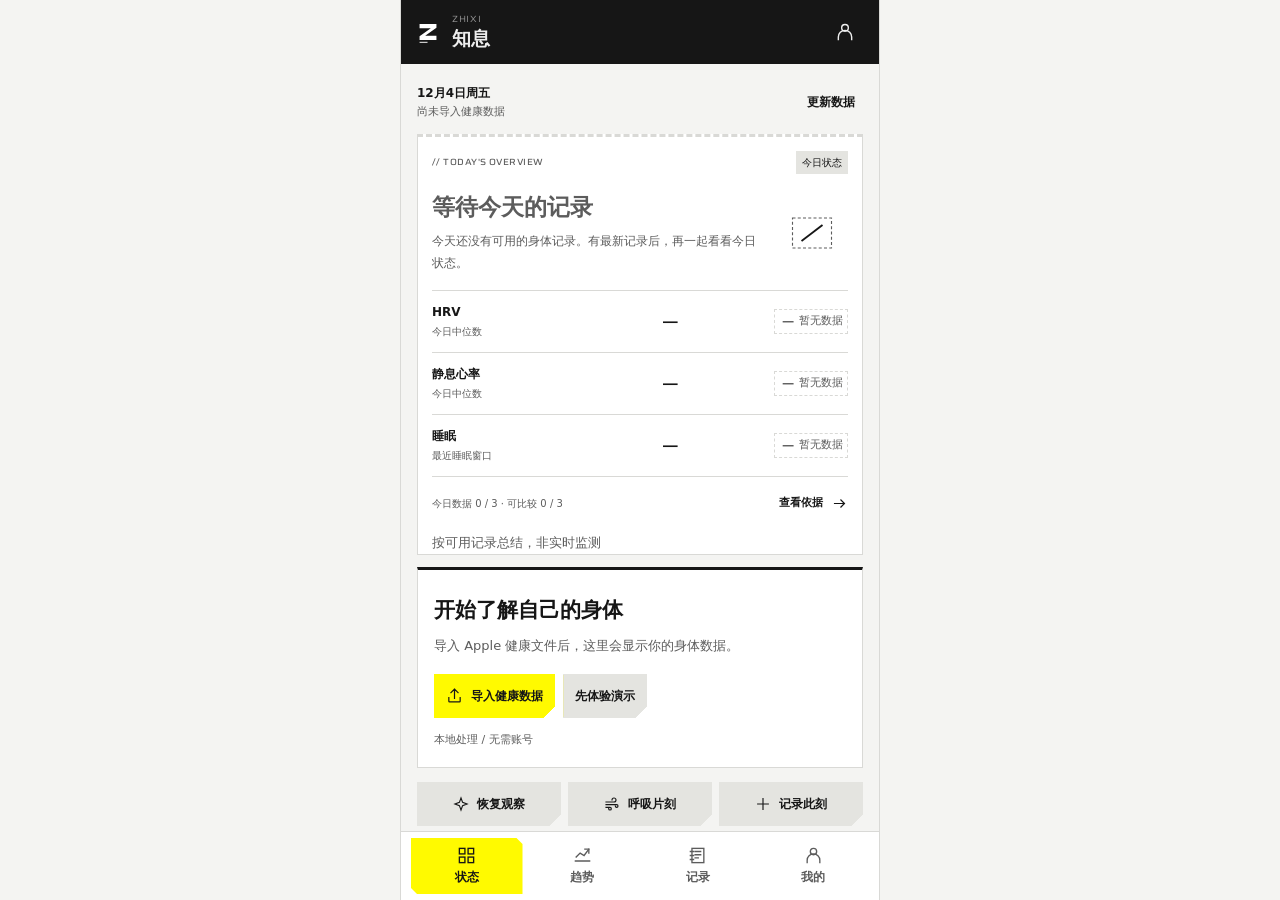
<file: body-status/web/index.html>
<!doctype html>
<!-- 变体：yellow / neutral / standard / plain / standard / calm。
     主视觉：最近 HRV 与个人区间；固定 App 顶栏/四项底栏，内容独立滚动。 -->
<html lang="zh-CN" data-theme="light" data-ef-accent="yellow" data-ef-paper="neutral" data-ef-cut="standard" data-ef-ground="plain" data-ef-density="standard" data-ef-motion="calm">
  <head>
    <meta charset="UTF-8">
    <meta name="viewport" content="width=device-width, initial-scale=1, viewport-fit=cover">
    <meta name="theme-color" content="#161616">
    <meta name="description" content="知息，在自己的设备上理解身体的变化。导入健康数据，查看趋势、睡眠与日常记录。">
    <meta name="apple-mobile-web-app-capable" content="yes">
    <meta name="apple-mobile-web-app-status-bar-style" content="default">
    <link rel="icon" href="./icon.svg" type="image/svg+xml">
    <link rel="manifest" href="./manifest.webmanifest">
    <link rel="stylesheet" href="./assets/endfield.css">
    <link rel="stylesheet" href="./styles.css">
    <title>知息 / 身体状态记录</title>
  </head>
  <body class="ef">
    <a class="skip-link" href="#main">跳转到内容</a>
    <div id="app"><main class="loading"><img src="./icon.svg" alt="" width="56" height="56"><h1>知息</h1><p>正在打开你的身体日记…</p></main></div>
    <input type="file" id="health-file" accept=".xml,.zip,.json" hidden>
    <noscript>知息需要 JavaScript 才能在本地解析健康数据。请在浏览器中启用 JavaScript。</noscript>
    <script type="module" src="./app.mjs"></script>
  </body>
</html>
</file>
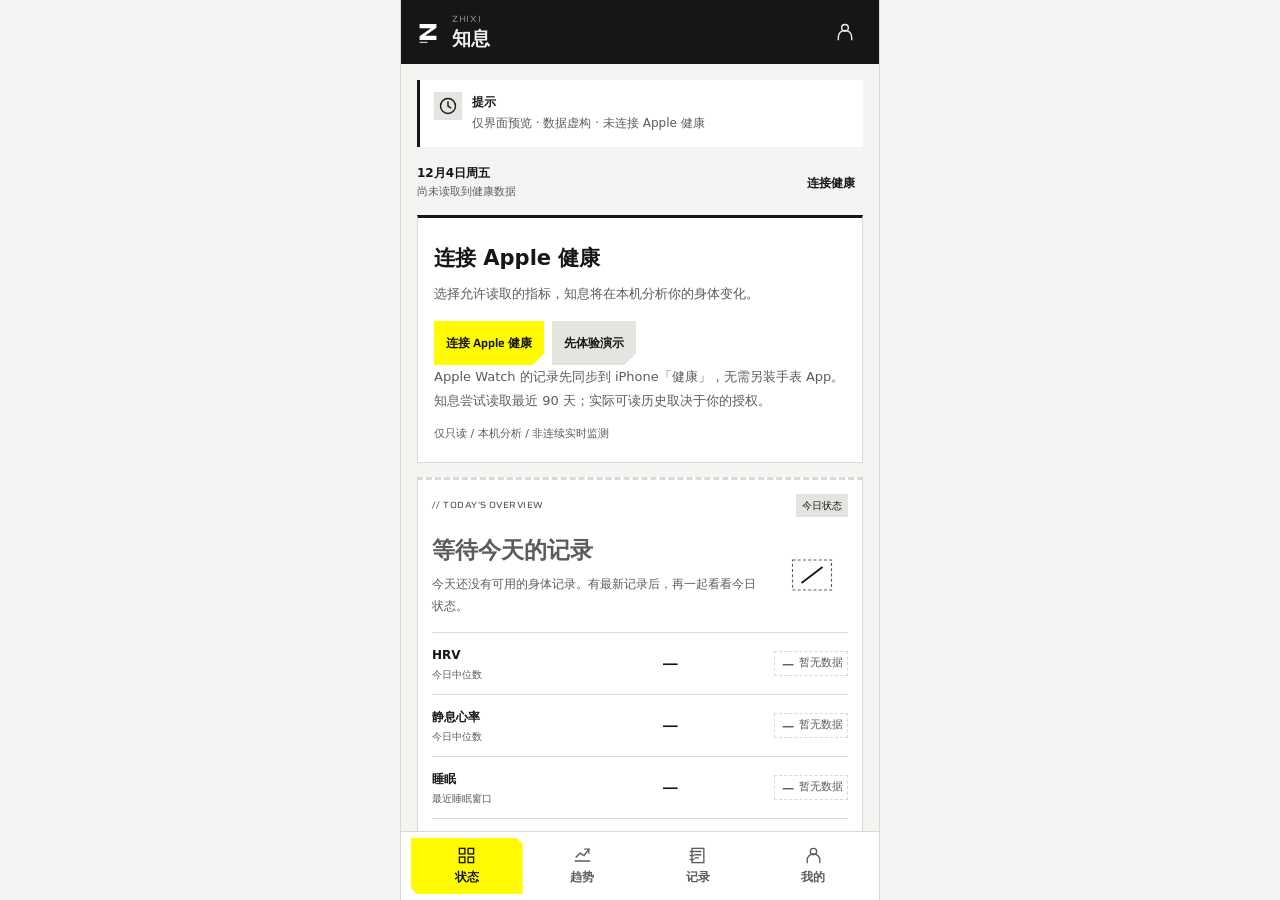
<file: body-status/web/tests/native-preview.html>
<!doctype html>
<html lang="zh-CN" data-theme="light" data-ef-accent="yellow" data-ef-paper="neutral" data-ef-cut="standard" data-ef-ground="plain" data-ef-density="standard" data-ef-motion="calm">
<head><meta charset="UTF-8"><meta name="viewport" content="width=device-width, initial-scale=1, viewport-fit=cover"><base href="../"><title>知息 · 原生界面预览（虚构数据）</title><link rel="stylesheet" href="./assets/endfield.css"><link rel="stylesheet" href="./styles.css"></head>
<body class="ef"><div id="app"></div><script type="module" src="./tests/native-preview.mjs"></script></body>
</html>
</file>
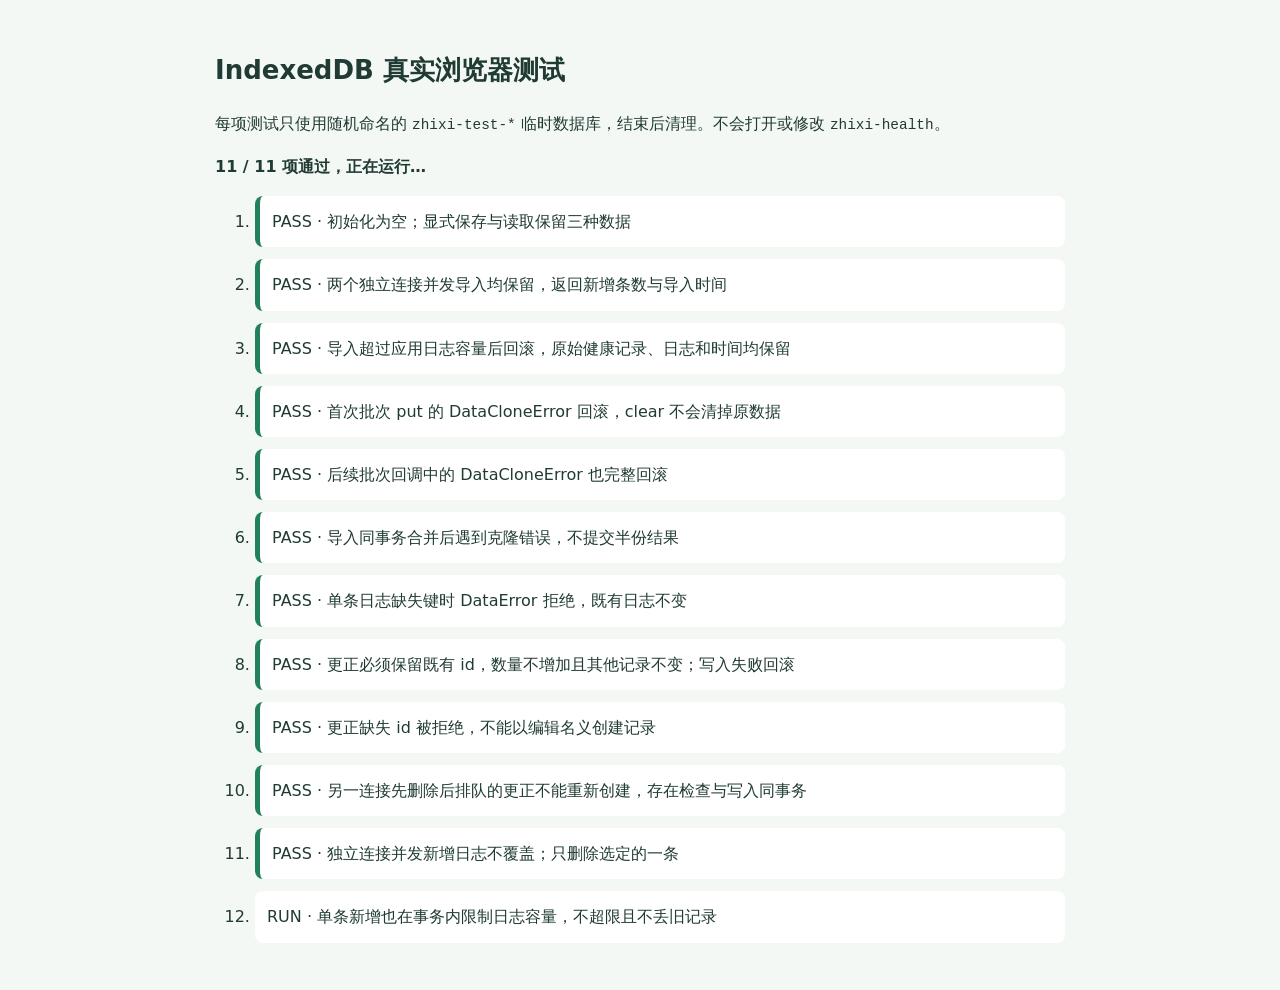
<file: body-status/web/tests/storage-browser.html>
<!doctype html>
<html lang="zh-CN">
<head>
  <meta charset="utf-8">
  <meta name="viewport" content="width=device-width, initial-scale=1">
  <title>知息 IndexedDB 存储验证</title>
  <style>
    body { max-width: 850px; margin: 48px auto; padding: 0 24px; font: 16px/1.7 system-ui, sans-serif; color: #203b33; background: #f4f8f5; }
    h1 { font-size: 26px; }
    li { margin: 12px 0; padding: 12px; border-radius: 8px; background: white; white-space: pre-wrap; overflow-wrap: anywhere; }
    [data-status="pass"] { border-left: 5px solid #23805d; }
    [data-status="fail"] { border-left: 5px solid #b43e3e; color: #8c2424; }
    #summary { font-weight: 700; }
    code { font-size: 0.9em; }
  </style>
</head>
<body>
  <h1>IndexedDB 真实浏览器测试</h1>
  <p>每项测试只使用随机命名的 <code>zhixi-test-*</code> 临时数据库，结束后清理。不会打开或修改 <code>zhixi-health</code>。</p>
  <p id="summary" role="status">正在运行…</p>
  <ol id="results"></ol>
  <script type="module" src="./storage-browser.mjs"></script>
</body>
</html>
</file>
<file: body-status/web/assets/endfield.css>
/* ==========================================================================
   endfield.css: an "Endfield-flavoured" interface kit
   --------------------------------------------------------------------------
   Framework-free. Every class starts with ef- so it can sit beside anything.
   Light by default; dark with <html data-theme="dark">, or follows the system
   when <html> has no data-theme at all.

   Read ../SKILL.md first. In short:
     - paper, ink and one yellow; yellow means "here" or "you can act on this"
     - cut corners on whatever can be pressed; hairlines, not boxes
     - real fields (numbers, dates, counts) in the wide face, tabular figures
     - motion is short, hard and mechanical, and switches off under
       prefers-reduced-motion

   Fonts are not loaded here. Self-host them (see references/tokens.md):
     a wide geometric sans for Latin and figures (Saira, variable width and
     weight) and a heavy-capable Chinese sans (Noto Sans SC / 思源黑体).
   ========================================================================== */

/* ---------- 1. tokens ---------- */

:root {
  --ef-paper: #f4f4f2; /* the page */
  --ef-panel: #ffffff; /* sheets, plates, inputs */
  --ef-ink: #161616; /* text and every line that matters */
  --ef-ink-2: #5c5c5c; /* secondary text, field labels */
  --ef-rule: #d9d9d6; /* 1px hairlines */
  --ef-chip: #e4e4e0; /* quiet fills: chips, idle buttons */
  --ef-signal: #fffa00; /* THE yellow: "here" / "act on this" / "look at this" */
  --ef-on-signal: #161616; /* text on yellow, in both themes */
  --ef-trace: var(--ef-ink); /* a line that means "here": ink by day, yellow by night */
  --ef-tag-bg: var(--ef-ink); /* number tags */
  --ef-tag-fg: var(--ef-panel);
  --ef-danger: #b3261e; /* deleting things. Nothing else. */
  --ef-tri-a: #ff00f0; /* the three-colour strip: magenta, yellow, mint */
  --ef-tri-b: var(--ef-signal);
  --ef-tri-c: #00ffa2;
  --ef-mark: color-mix(in srgb, var(--ef-signal) 55%, transparent); /* highlighter */
  --ef-contour: color-mix(in srgb, var(--ef-ink) 9%, transparent);
  --ef-hatch: repeating-linear-gradient(-45deg, transparent 0 5px, color-mix(in srgb, var(--ef-ink) 22%, transparent) 5px 6.5px);

  /* type. Endfield pairs a wide, geometric Latin face (labels, figures, often
     upper case) with a plain Chinese sans in several weights. Saira stands in
     for the Latin side: its width axis goes up to 125%. */
  --ef-font-ui: 'Saira Variable', 'Saira', 'Noto Sans SC Variable', 'Noto Sans SC', sans-serif;
  /* what people read: the same Chinese sans, lighter and with more leading */
  --ef-font-text: 'Noto Sans SC Variable', 'Noto Sans SC', sans-serif;
  /* code only */
  --ef-font-mono: ui-monospace, 'SFMono-Regular', 'Cascadia Code', Consolas, monospace;
  /* how wide the Latin face is set: fields a little wide, labels and the
     wordmark fully wide, like the official site's wide capitals */
  --ef-wide: 112%;
  --ef-wider: 125%;

  --ef-t-h1: 2.5rem;
  --ef-t-title: 1.875rem;
  --ef-t-h2: 1.375rem;
  --ef-t-body: 1.0625rem;
  --ef-t-ui: 0.9375rem;
  --ef-t-field: 0.8125rem;

  --ef-measure: 40rem; /* a reading line, about 38 Chinese characters */
  --ef-pad: clamp(1rem, 4vw, 2.5rem);
  --ef-cut-k: 1; /* every corner cut scales with this (variant: tight 0.6, wide 1.6) */
  --ef-cut: calc(7px * var(--ef-cut-k)); /* the corner cut off small entrances */

  --ef-ease: cubic-bezier(0.2, 0.7, 0.1, 1);
  --ef-snap: cubic-bezier(0.16, 1, 0.3, 1); /* arrives fast, settles */
  --ef-mech: cubic-bezier(0.7, 0, 0.2, 1); /* starts slow, closes hard, like a shutter */

  color-scheme: light;
}

:root[data-theme='dark'] {
  --ef-paper: #191919;
  --ef-panel: #222222;
  --ef-ink: #ededed;
  --ef-ink-2: #a3a3a3;
  --ef-rule: #353535;
  --ef-chip: #2e2e2e;
  --ef-trace: var(--ef-signal);
  --ef-tag-bg: #3a3a3a;
  --ef-tag-fg: var(--ef-ink);
  --ef-danger: #ff8a7a;
  --ef-mark: color-mix(in srgb, var(--ef-signal) 22%, transparent);
  color-scheme: dark;
}

@media (prefers-color-scheme: dark) {
  :root:not([data-theme]) {
    --ef-paper: #191919;
    --ef-panel: #222222;
    --ef-ink: #ededed;
    --ef-ink-2: #a3a3a3;
    --ef-rule: #353535;
    --ef-chip: #2e2e2e;
    --ef-trace: var(--ef-signal);
    --ef-tag-bg: #3a3a3a;
    --ef-tag-fg: var(--ef-ink);
    --ef-danger: #ff8a7a;
    --ef-mark: color-mix(in srgb, var(--ef-signal) 22%, transparent);
    color-scheme: dark;
  }
}

/* ---------- 2. base ---------- */

.ef,
.ef *,
.ef *::before,
.ef *::after {
  box-sizing: border-box;
}

.ef {
  margin: 0;
  min-height: 100dvh;
  background: var(--ef-paper);
  color: var(--ef-ink);
  font-family: var(--ef-font-ui);
  font-size: var(--ef-t-ui);
  line-height: 1.6;
  -webkit-font-smoothing: antialiased;
  overflow-x: clip;
}

.ef a {
  color: inherit;
  text-decoration: none;
}

.ef :is(a, button, summary, label[for]) {
  cursor: pointer;
}

.ef ::selection {
  background: var(--ef-signal);
  color: var(--ef-on-signal);
}

.ef :focus-visible {
  outline: 2px solid currentColor;
  outline-offset: 2px;
}

.ef :is(h1, h2, h3, h4) {
  line-height: 1.35;
  text-wrap: balance;
}

/* Reading text: plain sans, regular weight, generous leading. */
.ef-read {
  font-family: var(--ef-font-text);
  font-weight: 400;
}

/* Two faint patches of open, flowing contour lines: upper right, lower left.
   Put .ef-contours on <body> and keep the two SVGs next to this file. */
.ef-contours::before {
  content: '';
  position: fixed;
  inset: 0;
  z-index: -1;
  pointer-events: none;
  background: var(--ef-contour);
  -webkit-mask:
    url('./contours/contour-a.svg') right -9rem top -7rem / 52rem auto no-repeat,
    url('./contours/contour-b.svg') left -6rem bottom -14rem / 40rem auto no-repeat;
  mask:
    url('./contours/contour-a.svg') right -9rem top -7rem / 52rem auto no-repeat,
    url('./contours/contour-b.svg') left -6rem bottom -14rem / 40rem auto no-repeat;
}

@media (max-width: 719px) {
  .ef-contours::before {
    -webkit-mask: url('./contours/contour-a.svg') right -12rem top -4rem / 34rem auto no-repeat;
    mask: url('./contours/contour-a.svg') right -12rem top -4rem / 34rem auto no-repeat;
  }
}

/* ---------- 3. marks that carry meaning ---------- */

/* The three-colour strip: the top edge of a page, or under an article title. Nowhere else. */
.ef-tri {
  display: grid;
  grid-template-columns: repeat(3, 1fr);
  height: 3px;
}
.ef-tri > i:nth-child(1) {
  background: var(--ef-tri-a);
}
.ef-tri > i:nth-child(2) {
  background: var(--ef-tri-b);
}
.ef-tri > i:nth-child(3) {
  background: var(--ef-tri-c);
}

/* A field of a record: number, date, count, path. Wide, geometric, tabular. */
.ef-field {
  font-family: var(--ef-font-ui);
  font-size: var(--ef-t-field);
  font-stretch: var(--ef-wide);
  line-height: 1.5;
  letter-spacing: 0.02em;
  color: var(--ef-ink-2);
  font-variant-numeric: tabular-nums;
}

/* A small, wide, upper-case label above or beside a heading: "// OVERVIEW".
   Add .slash for the double-slash prefix the game puts on titles. */
.ef-eyebrow {
  font-family: var(--ef-font-ui);
  font-size: 0.7rem;
  font-stretch: var(--ef-wider);
  font-weight: 600;
  letter-spacing: 0.14em;
  line-height: 1.4;
  text-transform: uppercase;
  color: var(--ef-ink-2);
}
.ef-eyebrow.slash::before {
  content: '// ';
  letter-spacing: 0;
}

/* English small and wide above, Chinese heavy below: LORE / 世界观资料. */
.ef-pair {
  display: inline-flex;
  flex-direction: column;
  gap: 0.15rem;
  line-height: 1.15;
}
.ef-pair > :last-child {
  font-weight: 800;
}

/* Fields in a row, divided by hairlines; a wrapped line starts clean. */
.ef-facts {
  display: flex;
  flex-wrap: wrap;
  gap: 0.35rem 0;
  margin: 0;
  padding: 0;
  list-style: none;
  clip-path: inset(-6px -100vw -6px 0);
}
.ef-facts > * {
  margin: 0 calc(0.75rem + 1px) 0 calc(-0.75rem - 1px);
  padding: 0 0.75rem;
  border-left: 1px solid var(--ef-rule);
}

/* Small entrances with one corner cut: number tag, key/value block, chip.
   The cut is painted in the background so the focus ring stays whole. */
.ef-tag,
.ef-kv,
.ef-chip {
  --fill: var(--ef-chip);
  display: inline-flex;
  align-items: center;
  font-family: var(--ef-font-ui);
  font-size: var(--ef-t-field);
  font-stretch: var(--ef-wide);
  font-weight: 500;
  line-height: 1.5;
  white-space: nowrap;
  font-variant-numeric: tabular-nums;
  color: var(--ef-ink);
  background: linear-gradient(-45deg, transparent calc(var(--ef-cut) - 0.5px), var(--fill) var(--ef-cut));
  border: 0;
}

.ef-tag {
  --fill: var(--ef-tag-bg);
  /* the right padding grows with the cut, so the text keeps clear of it */
  padding: 0.1rem calc(0.45rem + var(--ef-cut)) 0.1rem 0.5rem;
  color: var(--ef-tag-fg);
}

.ef-chip {
  gap: 0.35em;
  padding: 0.15rem calc(0.5rem + var(--ef-cut)) 0.15rem 0.55rem;
}

.ef-chip .n {
  color: var(--ef-ink-2);
}

.ef-kv > * {
  padding: 0.1rem 0.5rem;
}
.ef-kv > :first-child {
  color: var(--ef-ink-2);
  border-right: 1px solid color-mix(in srgb, var(--ef-ink) 16%, transparent);
}
.ef-kv > :last-child {
  padding-right: 0.8rem;
}

/* "Here", or "this one is on": the yellow fill. */
.ef-tag.is-current,
a.ef-tag:hover,
a.ef-kv:hover,
a.ef-chip:hover,
button.ef-chip:hover,
.ef-chip[aria-pressed='true'],
.ef-chip.is-active {
  --fill: var(--ef-signal);
  color: var(--ef-on-signal);
}
a.ef-kv:hover > :first-child,
.ef-chip.is-active .n,
.ef-chip[aria-pressed='true'] .n {
  color: var(--ef-on-signal);
}

/* A highlighter stroke under one line that says what this is. */
.ef-marker {
  padding: 0.1em 0.45em;
  background: linear-gradient(var(--ef-signal), var(--ef-signal)) left / 100% 100% no-repeat;
  color: var(--ef-on-signal);
  font-weight: 800;
  -webkit-box-decoration-break: clone;
  box-decoration-break: clone;
}

/* A state: live is solid ink, waiting is dashed, needs-a-look is a yellow block. */
.ef-state {
  display: inline-block;
  padding: 0 0.5em;
  border: 1px solid currentColor;
  font-family: var(--ef-font-ui);
  font-stretch: var(--ef-wide);
  font-size: 0.7rem;
  line-height: 1.6;
  white-space: nowrap;
  vertical-align: 0.15em;
}
.ef-state.is-draft {
  color: var(--ef-ink-2);
  border-style: dashed;
}
.ef-state.is-hidden {
  border-style: dashed;
}
.ef-state.is-alert {
  border-color: var(--ef-signal);
  background: var(--ef-signal);
  color: var(--ef-on-signal);
  font-weight: 700;
}

/* Something needs reading: a yellow flag before the words. Red is not used. */
.ef-notice {
  display: flex;
  align-items: baseline;
  gap: 0.6rem;
  margin: 0;
  padding: 0.6rem 0.8rem;
  border: 1px solid var(--ef-ink);
  background: var(--ef-panel);
}
.ef-notice::before {
  content: attr(data-flag);
  flex: none;
  padding: 0 0.4em;
  background: var(--ef-signal);
  color: var(--ef-on-signal);
  font-size: 0.75rem;
  font-weight: 700;
  line-height: 1.6;
}
.ef-notice:not([data-flag])::before {
  content: '注意';
}
.ef-notice:is([hidden], :empty) {
  display: none;
}

/* ---------- 4. buttons ---------- */

/* A block with one corner cut. Pointing at it drives yellow across from the
   left behind a bright edge. The cut is a mask, so the focus ring sits inside. */
.ef-btn {
  --fill: var(--ef-chip);
  --wipe: var(--ef-signal);
  position: relative;
  isolation: isolate;
  display: inline-flex;
  align-items: center;
  gap: 0.6em;
  padding: 0.55rem 1.5rem 0.55rem 1rem;
  border: 0;
  background: var(--fill);
  -webkit-mask: linear-gradient(-45deg, transparent calc(0.5rem * var(--ef-cut-k)), #000 calc(0.5rem * var(--ef-cut-k) + 0.5px));
  mask: linear-gradient(-45deg, transparent calc(0.5rem * var(--ef-cut-k)), #000 calc(0.5rem * var(--ef-cut-k) + 0.5px));
  color: var(--ef-ink);
  font-family: var(--ef-font-ui);
  font-size: 0.9rem;
  font-weight: 700;
  line-height: 1.4;
  white-space: nowrap;
  cursor: pointer;
  transition:
    color 0.12s 0.06s,
    transform 0.1s;
}
.ef-btn:focus-visible {
  outline-offset: -4px;
}
.ef-btn.go {
  --fill: var(--ef-ink);
  color: var(--ef-panel);
}
.ef-btn.small {
  padding: 0.3rem 1.1rem 0.3rem 0.75rem;
  font-size: 0.8rem;
}
.ef-btn.danger {
  --wipe: var(--ef-danger);
  color: var(--ef-danger);
}
.ef-btn .sub {
  font-weight: 400;
  opacity: 0.75;
}

.ef-btn::before,
.ef-btn::after {
  content: '';
  position: absolute;
  inset: 0;
  z-index: -1;
  transform: translateX(-101%);
  transition: transform 0.28s var(--ef-mech);
}
.ef-btn::before {
  background: var(--wipe);
}
.ef-btn::after {
  z-index: 0;
  background: linear-gradient(var(--ef-on-signal), var(--ef-on-signal)) left / 3px 100% no-repeat;
  opacity: 0;
}
.ef-btn:is(:hover, :focus-visible):not(:disabled),
:is(a, .ef-host):is(:hover, :focus-visible) span.ef-btn {
  color: var(--ef-on-signal);
}
.ef-btn.danger:is(:hover, :focus-visible):not(:disabled) {
  color: var(--ef-panel);
}
.ef-btn:is(:hover, :focus-visible):not(:disabled)::before,
:is(a, .ef-host):is(:hover, :focus-visible) span.ef-btn::before {
  transform: none;
}
.ef-btn:hover:not(:disabled)::after,
:is(a, .ef-host):hover span.ef-btn::after {
  animation: ef-edge 0.3s var(--ef-mech);
}
/* (a <span class="ef-btn"> inside a bigger link wipes when the link is pointed at) */
.ef-btn:active:not(:disabled) {
  transform: translateY(1px) scale(0.985);
}
/* Off: it cannot be pressed now. */
.ef-btn:disabled {
  opacity: 0.5;
  cursor: not-allowed;
}
/* Busy: pressed and still working (saving, sending). Hatched, and it waits. */
.ef-btn[aria-busy='true'] {
  background: var(--ef-hatch), var(--fill);
  cursor: progress;
  pointer-events: none;
}
/* Touch screens have no pointing, so "act on this" shows at rest: the main
   action is yellow, and pressing does the wipe that hovering does elsewhere. */
@media (hover: none) {
  .ef-btn.go {
    --fill: var(--ef-signal);
    --wipe: color-mix(in srgb, var(--ef-signal), #000 12%);
    color: var(--ef-on-signal);
  }
  .ef-btn:active:not(:disabled) {
    color: var(--ef-on-signal);
  }
  .ef-btn.danger:active:not(:disabled) {
    color: var(--ef-panel);
  }
  .ef-btn:active:not(:disabled)::before {
    transform: none;
    transition-duration: 0.1s;
  }
  /* 16px keeps iOS from zooming into a focused field */
  .ef-form :is(input, select, textarea) {
    font-size: 1rem;
  }
}

@keyframes ef-edge {
  0% {
    transform: none;
    opacity: 1;
  }
  90% {
    opacity: 1;
  }
  100% {
    transform: translateX(100%);
    opacity: 0;
  }
}

.ef-actions {
  display: flex;
  flex-wrap: wrap;
  gap: 0.6rem;
  margin: 0;
}

/* ---------- 5. lists ---------- */

/* Records: one row each, columns are real fields (tag, date, name, count).
   Pointing at a row drops a bar down its left edge and steps it in. */
.ef-records {
  margin: 0;
  padding: 0;
  list-style: none;
  border-top: 1px solid var(--ef-rule);
}
.ef-records > li {
  border-bottom: 1px solid var(--ef-rule);
}
.ef-records a.ef-record,
.ef-records .ef-record {
  position: relative;
  display: grid;
  grid-template-columns: auto auto minmax(0, 1fr) auto;
  gap: 0 1rem;
  align-items: baseline;
  padding: 0.7rem 0.6rem;
  transition: background-color 0.15s;
}
.ef-record::before {
  content: '';
  position: absolute;
  inset: 0 auto 0 0;
  width: 4px;
  background: var(--ef-trace);
  transform: scaleY(0);
  transform-origin: top;
  transition: transform 0.2s var(--ef-snap);
}
.ef-record > * {
  transition: transform 0.25s var(--ef-snap);
}
a.ef-record:is(:hover, :focus-visible) {
  background: var(--ef-paper);
}
a.ef-record:is(:hover, :focus-visible)::before {
  transform: none;
}
a.ef-record:is(:hover, :focus-visible) > * {
  transform: translateX(6px);
}
.ef-record .name {
  font-size: var(--ef-t-body);
  line-height: 1.5;
}
@media (max-width: 719px) {
  .ef-records .ef-record {
    grid-template-columns: auto minmax(0, 1fr) auto;
    row-gap: 0.25rem;
  }
  .ef-record .name {
    grid-column: 1 / -1;
    grid-row: 2;
  }
  .ef-record .ef-tag {
    justify-self: start;
  }
  /* the count stays on the first line, at the right */
  .ef-record > .ef-field:last-child {
    grid-column: -2;
    grid-row: 1;
    justify-self: end;
  }
}

/* A column of label / figure pairs, for a margin or a panel. */
.ef-ledger {
  margin: 0;
  padding: 0;
  list-style: none;
  border-top: 1px solid var(--ef-rule);
}
.ef-ledger > li {
  display: flex;
  align-items: baseline;
  justify-content: space-between;
  gap: 1rem;
  padding: 0.55rem 0;
  border-bottom: 1px solid var(--ef-rule);
}
.ef-ledger .warn {
  padding: 0 0.4em;
  background: var(--ef-signal);
  color: var(--ef-on-signal);
  font-weight: 700;
}

/* ---------- 6. the reading page: a white sheet and a margin ---------- */

.ef-spread {
  display: grid;
  grid-template-columns: minmax(0, calc(var(--ef-measure) + var(--ef-pad) * 2)) minmax(0, 1fr);
  min-height: 100%;
}
.ef-sheet {
  min-width: 0;
  padding: clamp(2rem, 5vw, 3.5rem) var(--ef-pad) 4rem;
  background: var(--ef-panel);
  border-right: 1px solid var(--ef-rule);
}
.ef-margin {
  min-width: 0;
  padding: clamp(2rem, 5vw, 3.5rem) var(--ef-pad) 3rem;
}
@media (max-width: 959px) {
  .ef-spread {
    grid-template-columns: minmax(0, 1fr);
  }
  .ef-sheet {
    border-right: 0;
    border-bottom: 1px solid var(--ef-rule);
  }
}

/* A page's name with its count, ruled off in ink. */
.ef-sheet-head {
  display: flex;
  flex-wrap: wrap;
  align-items: baseline;
  justify-content: space-between;
  gap: 0.25rem 1rem;
  padding-bottom: 1.5rem;
  border-bottom: 1px solid var(--ef-ink);
}
.ef-sheet-head h1 {
  margin: 0;
  font-size: var(--ef-t-h1);
  font-weight: 700;
  line-height: 1.25;
}
.ef-sheet-head p {
  margin: 0;
}

.ef-crumb {
  display: flex;
  flex-wrap: wrap;
  gap: 0 0.6em;
  margin: 0 0 0.75rem;
}
.ef-crumb a {
  border-bottom: 1px solid var(--ef-rule);
}
.ef-crumb > * + *::before {
  content: '/';
  margin-right: 0.6em;
  color: var(--ef-rule);
}

.ef-lede {
  max-width: var(--ef-measure);
  margin: 1.25rem 0 0;
  font-size: var(--ef-t-body);
  line-height: 1.75;
  color: var(--ef-ink-2);
}

.ef-group-head {
  display: flex;
  align-items: baseline;
  justify-content: space-between;
  gap: 1rem;
  margin: 2.5rem 0 0;
  padding-bottom: 0.5rem;
  border-bottom: 1px solid var(--ef-ink);
  font-size: var(--ef-t-h2);
  font-weight: 700;
}
.ef-group-head + .ef-records,
.ef-sheet-head + .ef-records {
  border-top: 0;
}

.ef-empty {
  max-width: 30rem;
  margin: 1.5rem 0 0;
  line-height: 1.75;
  color: var(--ef-ink-2);
}

/* Reading prose: plain Chinese sans, regular weight, generous leading; a link is ink over a yellow block
   (a yellow line on dark, where the block would swallow light text). */
.ef-prose {
  max-width: var(--ef-measure);
  font-family: var(--ef-font-text);
  font-size: var(--ef-t-body);
  line-height: 1.85;
}
.ef-prose :is(h2, h3) {
  font-family: var(--ef-font-ui);
}
.ef-prose a {
  text-decoration: underline;
  text-decoration-color: var(--ef-signal);
  text-decoration-thickness: 0.4em;
  text-underline-offset: -0.18em;
  text-decoration-skip-ink: none;
}
:root[data-theme='dark'] .ef-prose a {
  text-decoration-thickness: 1.5px;
  text-underline-offset: 0.25em;
}
@media (prefers-color-scheme: dark) {
  :root:not([data-theme]) .ef-prose a {
    text-decoration-thickness: 1.5px;
    text-underline-offset: 0.25em;
  }
}
.ef-prose strong {
  font-weight: 700;
}
.ef-prose h2 {
  font-size: var(--ef-t-h2);
  font-weight: 700;
  margin: 2.4em 0 0.8em;
  padding-top: 0.9em;
  border-top: 1px solid var(--ef-rule);
}
.ef-prose blockquote {
  margin: 1.2em 0;
  padding-left: 1.2em;
  border-left: 3px solid var(--ef-ink);
  color: var(--ef-ink-2);
}
.ef-prose code {
  font-family: var(--ef-font-mono);
  font-size: 0.86em;
  padding: 0.1em 0.35em;
  border: 1px solid var(--ef-rule);
  background: var(--ef-paper);
}

/* ---------- 7. the showcase voice ---------- */

/* The name, as heavy and wide as the column takes: solid, then hollow. */
.ef-wordmark {
  display: flex;
  flex-direction: column;
  margin: 0;
  font-family: var(--ef-font-ui);
  font-stretch: var(--ef-wider);
  font-weight: 800;
  line-height: 0.84;
  letter-spacing: -0.02em;
  text-transform: uppercase;
}
.ef-wordmark > * {
  line-height: 0.84;
}
.ef-wordmark .solid {
  font-size: var(--ef-wordmark, clamp(3rem, 10vw, 11rem));
}
.ef-wordmark .hollow {
  margin-top: 0.12em;
  font-size: calc(var(--ef-wordmark, clamp(3rem, 10vw, 11rem)) * 0.48);
  color: transparent;
  -webkit-text-stroke: 2px var(--ef-ink);
}

/* A big hollow number that ink pours into, left to right, when pointed at. */
.ef-hollow-no {
  font-family: var(--ef-font-ui);
  font-stretch: var(--ef-wide);
  font-size: clamp(5rem, 14vw, 14rem);
  font-weight: 800;
  line-height: 0.8;
  letter-spacing: -0.03em;
  color: transparent;
  -webkit-text-stroke: 2px var(--ef-ink);
  background: linear-gradient(var(--ef-ink), var(--ef-ink)) left / 0% 100% no-repeat;
  -webkit-background-clip: text;
  background-clip: text;
  transition: background-size 0.45s var(--ef-mech);
}
:is(a, .ef-host):is(:hover, :focus-visible) .ef-hollow-no {
  background-size: 100% 100%;
}

/* A title with a hatched band running off beside it. */
.ef-bar-title {
  display: flex;
  align-items: center;
  gap: 1.25rem;
  margin: 0 0 1.25rem;
  font-size: 1.15rem;
  font-weight: 800;
}
.ef-bar-title::after {
  content: '';
  flex: 1;
  height: 0.8rem;
  background: var(--ef-hatch);
  border-left: 0.8rem solid var(--ef-ink);
}

/* A picture in a frame with two corners cut, a hatched shadow set off behind
   it, and an ink plate carrying one line. */
.ef-frame {
  position: relative;
  margin: 0 1rem 1rem 0;
  min-height: 16rem;
}
.ef-frame::before {
  content: '';
  position: absolute;
  inset: 1.5rem -1rem -1rem 1.5rem;
  background: var(--ef-hatch);
}
.ef-frame .window {
  position: absolute;
  inset: 0;
  --frame-cut: calc(3.25rem * var(--ef-cut-k));
  clip-path: polygon(var(--frame-cut) 0, 100% 0, 100% calc(100% - var(--frame-cut)), calc(100% - var(--frame-cut)) 100%, 0 100%, 0 var(--frame-cut));
  background: var(--ef-panel);
  overflow: hidden;
}
.ef-frame .window > img {
  display: block;
  width: 100%;
  height: 100%;
  object-fit: contain;
  object-position: 50% 100%;
}
.ef-plate {
  position: absolute;
  left: -1.25rem;
  bottom: 1.75rem;
  max-width: 78%;
  margin: 0;
  padding: 0.55rem 1.4rem 0.6rem 0.9rem;
  background: linear-gradient(-45deg, transparent calc(0.6rem * var(--ef-cut-k)), var(--ef-ink) calc(0.6rem * var(--ef-cut-k) + 0.5px));
  color: var(--ef-panel);
  font-weight: 600;
  line-height: 1.45;
}

/* A band of recent items passing by; pointing at it stops it. */
.ef-ticker {
  background: var(--ef-ink);
  color: var(--ef-panel);
  overflow: hidden;
}
.ef-ticker .track {
  display: flex;
  width: max-content;
}
.ef-ticker ul {
  display: flex;
  flex: none;
  margin: 0;
  padding: 0;
  list-style: none;
}
.ef-ticker a {
  display: flex;
  align-items: center;
  gap: 0.75rem;
  padding: 0.6rem 1.5rem;
  font-size: 0.875rem;
  white-space: nowrap;
}
.ef-ticker b {
  padding: 0 0.45em;
  background: var(--ef-signal);
  color: var(--ef-on-signal);
}
.ef-ticker a:hover {
  background: var(--ef-signal);
  color: var(--ef-on-signal);
}

/* ---------- 8. the console voice ---------- */

/* The command bar: dark in both themes, so the yellow block of "where you are"
   reads the same everywhere. */
.ef-cmdbar {
  display: flex;
  flex-wrap: wrap;
  align-items: stretch;
  gap: 0 1.5rem;
  padding-inline: var(--ef-pad);
  background: #161616;
  color: #ededed;
}
.ef-cmdbar .brand {
  display: flex;
  align-items: center;
  gap: 0.7rem;
  padding-block: 0.6rem;
  font-stretch: var(--ef-wider);
  font-weight: 800;
  letter-spacing: 0.08em;
  text-transform: uppercase;
}
.ef-cmdbar .seal {
  display: grid;
  place-items: center;
  width: 2.25rem;
  height: 2.25rem;
  background: linear-gradient(-45deg, transparent calc(0.45rem * var(--ef-cut-k)), var(--ef-signal) calc(0.45rem * var(--ef-cut-k) + 0.5px));
  color: var(--ef-on-signal);
  font-size: 1.3rem;
  letter-spacing: 0;
}
.ef-cmdbar nav {
  display: flex;
  flex-wrap: wrap;
  margin-right: auto;
}
.ef-cmdbar nav a {
  position: relative;
  display: flex;
  flex-direction: column;
  justify-content: center;
  min-height: 3.4rem;
  padding: 0.3rem 1.15rem 0.3rem 0.8rem;
  color: #b8b8b8;
  font-weight: 600;
  line-height: 1.3;
}
.ef-cmdbar nav a small {
  font-size: 0.6rem;
  font-stretch: var(--ef-wider);
  font-weight: 500;
  letter-spacing: 0.1em;
  text-transform: uppercase;
  opacity: 0.75;
}
.ef-cmdbar nav a::after {
  content: '';
  position: absolute;
  inset: auto 0 0 0;
  height: 3px;
  background: var(--ef-signal);
  transform: scaleX(0);
  transform-origin: left;
  transition: transform 0.22s var(--ef-mech);
}
.ef-cmdbar nav a:hover {
  color: #fff;
  background: #232323;
}
.ef-cmdbar nav a:not([aria-current]):hover::after {
  transform: none;
}
.ef-cmdbar nav a[aria-current] {
  color: var(--ef-on-signal);
  background: linear-gradient(-45deg, transparent calc(var(--ef-cut) + 2px), var(--ef-signal) calc(var(--ef-cut) + 2.5px));
}
.ef-cmdbar .count {
  position: absolute;
  top: 0.35rem;
  right: 0.3rem;
  min-width: 1.4em;
  padding: 0 0.3em;
  background: var(--ef-signal);
  color: var(--ef-on-signal);
  outline: 2px solid #161616;
  font-size: 0.66rem;
  font-weight: 700;
  text-align: center;
}
.ef-cmdbar .util {
  display: flex;
  align-items: center;
  gap: 1.1rem;
  font-size: 0.78rem;
  color: #b8b8b8;
}

/* A console page's name: heavy, with a hatched band beside it. */
.ef-head {
  display: grid;
  grid-template-columns: auto minmax(2rem, 1fr);
  align-items: center;
  gap: 0.4rem 1.25rem;
  margin-bottom: 1.5rem;
}
.ef-head::after {
  content: '';
  grid-column: 2;
  grid-row: 1;
  height: 0.9rem;
  background: var(--ef-hatch);
  border-left: 0.9rem solid var(--ef-ink);
}
.ef-head h1 {
  display: flex;
  align-items: baseline;
  gap: 0.75rem;
  margin: 0;
  font-size: clamp(1.9rem, 4vw, 2.6rem);
  font-weight: 800;
  line-height: 1.15;
}
.ef-head h1 small {
  font-size: 0.7rem;
  font-stretch: var(--ef-wider);
  font-weight: 600;
  letter-spacing: 0.14em;
  text-transform: uppercase;
  color: var(--ef-ink-2);
}
.ef-head p {
  grid-column: 1 / -1;
  margin: 0;
  color: var(--ef-ink-2);
}

/* A panel: a plate on the paper with a heavy ink tab on its top edge, which
   runs out along the whole edge when the panel is pointed at.
   Add one of .cut-tl / .cut-tr / .cut-bl / .cut-br to cut away the corner that
   faces a central dial, so panels follow its curve instead of forming a grid. */
.ef-panel {
  --cutaway: calc(1.6rem * var(--ef-cut-k));
  position: relative;
  min-width: 0;
  padding: 1rem 1.15rem 1.15rem;
  background: var(--ef-panel);
  border: 1px solid var(--ef-rule);
}
.ef-panel::before {
  content: '';
  position: absolute;
  top: -1px;
  left: -1px;
  right: -1px;
  height: 5px;
  background: var(--ef-ink);
  transform: scaleX(0.14);
  transform-origin: left;
  transition: transform 0.4s var(--ef-mech);
  pointer-events: none;
}
.ef-panel.tab-right::before {
  transform-origin: right;
}
.ef-panel:is(:hover, :focus-within)::before {
  transform: none;
}
.ef-panel:is(.cut-tl, .cut-tr, .cut-bl, .cut-br) {
  border: 0;
}
.ef-panel.cut-br {
  background: linear-gradient(-45deg, transparent var(--cutaway), var(--ef-panel) calc(var(--cutaway) + 0.5px));
}
.ef-panel.cut-bl {
  background: linear-gradient(45deg, transparent var(--cutaway), var(--ef-panel) calc(var(--cutaway) + 0.5px));
}
.ef-panel.cut-tr {
  background: linear-gradient(-135deg, transparent var(--cutaway), var(--ef-panel) calc(var(--cutaway) + 0.5px));
}
.ef-panel.cut-tl {
  background: linear-gradient(135deg, transparent var(--cutaway), var(--ef-panel) calc(var(--cutaway) + 0.5px));
}
.ef-panel > h2 {
  display: flex;
  align-items: baseline;
  gap: 0.75rem;
  margin: 0 0 0.6rem;
  font-size: 1rem;
  font-weight: 800;
}
.ef-panel > h2 > :is(a, small) {
  margin-left: auto;
  color: var(--ef-ink-2);
  font-size: 0.75rem;
  font-weight: 400;
}

/* A lead from a panel to whatever it describes: a hairline ending in a square.
   Put .lead-right (or .lead-left) on a panel; set --lead to its length. */
.ef-panel:is(.lead-right, .lead-left)::after {
  content: '';
  position: absolute;
  top: 50%;
  width: var(--lead, 3rem);
  height: 7px;
  margin-top: -3.5px;
  pointer-events: none;
}
.ef-panel.lead-right::after {
  left: 100%;
  background:
    linear-gradient(var(--ef-ink), var(--ef-ink)) center / 100% 1px no-repeat,
    linear-gradient(var(--ef-ink), var(--ef-ink)) right center / 7px 7px no-repeat;
}
.ef-panel.lead-left::after {
  right: 100%;
  background:
    linear-gradient(var(--ef-ink), var(--ef-ink)) center / 100% 1px no-repeat,
    linear-gradient(var(--ef-ink), var(--ef-ink)) left center / 7px 7px no-repeat;
}

/* Big figures, three to a panel. Pointing at one drives yellow under it. */
.ef-figs {
  display: grid;
  grid-template-columns: repeat(3, minmax(0, 1fr));
  gap: 0.75rem;
  padding-top: 0.7rem;
  border-top: 1px solid var(--ef-rule);
}
.ef-figs > * {
  display: grid;
  gap: 0.1rem;
  align-content: start;
  justify-items: start;
}
.ef-figs b {
  font-size: 2.4rem;
  font-stretch: var(--ef-wide);
  font-weight: 800;
  line-height: 1.05;
  letter-spacing: -0.03em;
  font-variant-numeric: tabular-nums;
  background: linear-gradient(var(--ef-signal), var(--ef-signal)) left / 0% 100% no-repeat;
  transition: background-size 0.22s var(--ef-mech);
}
.ef-figs span {
  font-size: 0.85rem;
  color: var(--ef-ink-2);
}
.ef-figs > :is(a:hover, a:focus-visible) b,
.ef-figs .is-alert b {
  background-size: 100% 100%;
  color: var(--ef-on-signal);
}

/* Rows of work inside a panel, edge to edge. */
.ef-rows {
  margin: 0 -1.15rem;
  padding: 0;
  list-style: none;
  border-top: 1px solid var(--ef-rule);
}
.ef-rows > li {
  position: relative;
  display: grid;
  grid-template-columns: minmax(0, 1fr) auto;
  gap: 0.25rem 1rem;
  align-items: center;
  padding: 0.8rem 1.15rem;
  border-bottom: 1px solid var(--ef-rule);
  transition: background-color 0.15s;
}
.ef-rows > li::before {
  content: '';
  position: absolute;
  inset: 0 auto 0 0;
  width: 4px;
  background: var(--ef-trace);
  transform: scaleY(0);
  transform-origin: top;
  transition: transform 0.2s var(--ef-snap);
}
.ef-rows > li:hover {
  background: var(--ef-paper);
}
.ef-rows > li:is(:hover, :focus-within)::before {
  transform: none;
}
.ef-rows > li:last-child {
  border-bottom: 0;
}
.ef-rows .meta {
  display: flex;
  flex-wrap: wrap;
  gap: 0.2rem 0.9rem;
  font-family: var(--ef-font-ui);
  font-stretch: var(--ef-wide);
  font-size: 0.75rem;
  color: var(--ef-ink-2);
}
.ef-rows .acts {
  display: flex;
  flex-wrap: wrap;
  justify-content: flex-end;
  gap: 0.35rem;
}

/* ---------- 9. forms ---------- */

.ef-form .field {
  display: grid;
  gap: 0.35rem;
}
.ef-form .field > span {
  font-size: var(--ef-t-field);
  font-weight: 600;
}
.ef-form .field small {
  color: var(--ef-ink-2);
  font-size: 0.82rem;
}
.ef-form :is(input:not([type='checkbox'], [type='radio'], [type='range']), select, textarea) {
  width: 100%;
  min-width: 0;
  padding: 0.55rem 0.7rem;
  border: 1px solid var(--ef-rule);
  border-radius: 0;
  background: var(--ef-panel);
  color: var(--ef-ink);
  font: inherit;
  transition: border-color 0.15s;
}
.ef-form :is(input, select, textarea):hover {
  border-color: var(--ef-ink-2);
}
.ef-form :is(input, select, textarea):focus-visible {
  border-color: var(--ef-ink);
  outline: 2px solid var(--ef-trace);
  outline-offset: -1px;
}
.ef-form :is(input[type='checkbox'], input[type='radio']) {
  accent-color: var(--ef-ink);
}

/* ---------- 10. motion ---------- */

/* Things that open a page: driven in behind a shutter, uncovered from a cut
   corner, switched on from the top down. All of it is under a second. */
@media (prefers-reduced-motion: no-preference) {
  .ef-in-drive {
    animation: ef-drive 620ms var(--ef-mech) both;
  }
  .ef-in-stroke {
    animation: ef-stroke 420ms var(--ef-mech) 420ms both;
  }
  .ef-in-power {
    animation: ef-power 520ms var(--ef-mech) backwards;
    animation-delay: calc(var(--i, 0) * 100ms + 120ms);
  }
  .ef-in-come {
    animation: ef-come 320ms var(--ef-snap) both;
    animation-delay: calc(var(--i, 0) * 38ms);
  }
  .ef-tri.ef-in-sweep {
    transform-origin: left;
    animation: ef-sweep 600ms var(--ef-ease) both;
  }
  .ef-ticker .track {
    animation: ef-pass 60s linear infinite;
  }
  .ef-ticker:is(:hover, :focus-within) .track {
    animation-play-state: paused;
  }
}

@keyframes ef-drive {
  from {
    clip-path: inset(0 100% 0 0);
    transform: translateX(-0.12em);
  }
  to {
    clip-path: inset(0 -5% 0 0);
    transform: none;
  }
}
@keyframes ef-stroke {
  from {
    background-size: 0% 100%;
  }
}
@keyframes ef-power {
  from {
    opacity: 0;
    clip-path: inset(0 0 100% 0);
  }
  to {
    opacity: 1;
    clip-path: inset(-6px);
  }
}
@keyframes ef-come {
  from {
    opacity: 0;
    transform: translateX(-14px);
    clip-path: inset(0 100% 0 0);
  }
  to {
    opacity: 1;
    transform: none;
    clip-path: inset(0 -2% 0 0);
  }
}
@keyframes ef-sweep {
  from {
    transform: scaleX(0);
  }
}
@keyframes ef-pass {
  to {
    transform: translateX(-50%);
  }
}

/* Going from page to page (same-origin navigations): the new page is drawn
   across the old one by a slanted shutter. */
@media (prefers-reduced-motion: no-preference) {
  @view-transition {
    navigation: auto;
  }
  ::view-transition-old(root) {
    animation: none;
  }
  ::view-transition-new(root) {
    animation: ef-shutter 360ms var(--ef-mech) both;
  }
}
@keyframes ef-shutter {
  from {
    clip-path: polygon(0 0, 0 0, -14% 100%, -14% 100%);
  }
  to {
    clip-path: polygon(0 0, 114% 0, 100% 100%, -14% 100%);
  }
}

@media (prefers-reduced-motion: reduce) {
  /* the ticker stops and becomes a strip you can scroll */
  .ef-ticker {
    overflow-x: auto;
  }
  .ef-ticker ul[aria-hidden] {
    display: none;
  }
  .ef *,
  .ef *::before,
  .ef *::after {
    transition: none !important;
    animation: none !important;
  }
}

/* ---------- 11. the dial (built by dial.js) ---------- */

.ef-dial {
  display: block;
  width: 100%;
  height: auto;
  overflow: visible;
  font-family: var(--ef-font-ui);
}
.ef-dial .orbit {
  fill: none;
  stroke: var(--ef-ink-2);
  stroke-dasharray: 2 10;
}
.ef-dial .plate {
  fill: var(--ef-panel);
  stroke: var(--ef-ink);
  stroke-width: 1.5;
  transition: fill 0.15s;
}
.ef-dial .zh {
  font-size: 19px;
  font-weight: 800;
  fill: var(--ef-ink);
}
.ef-dial .en {
  font-size: 8px;
  font-stretch: var(--ef-wider);
  letter-spacing: 0.1em;
  text-transform: uppercase;
  fill: var(--ef-ink-2);
}
.ef-dial .seg.is-here .plate {
  fill: var(--ef-ink);
}
.ef-dial .seg.is-here :is(.zh, .en) {
  fill: var(--ef-panel);
}
.ef-dial .seg.is-alert .plate {
  stroke-width: 3;
}
.ef-dial .flag {
  fill: var(--ef-signal);
  stroke: var(--ef-on-signal);
}
.ef-dial .lock,
.ef-dial .beam {
  fill: none;
  stroke: var(--ef-trace);
  stroke-width: 3;
  stroke-dasharray: 100;
  stroke-dashoffset: 100;
  transition: stroke-dashoffset 0.3s var(--ef-mech);
}
.ef-dial .beam {
  stroke-width: 1.5;
}
.ef-dial .seg:is(:hover, :focus-visible) .plate {
  fill: var(--ef-signal);
}
.ef-dial .seg:is(:hover, :focus-visible) :is(.zh, .en) {
  fill: var(--ef-on-signal);
}
.ef-dial .seg:is(:hover, :focus-visible) :is(.lock, .beam) {
  stroke-dashoffset: 0;
}
.ef-dial .seg:focus-visible {
  outline: none;
}
.ef-dial .core-tag {
  fill: var(--ef-signal);
}
.ef-dial .core-label {
  font-size: 10px;
  fill: var(--ef-ink-2);
}
.ef-dial .core-label.on-tag {
  font-weight: 700;
  fill: var(--ef-on-signal);
}
.ef-dial .core {
  font-size: 46px;
  font-stretch: var(--ef-wide);
  font-weight: 800;
  letter-spacing: -0.04em;
  fill: var(--ef-ink);
}
.ef-dial .core .unit {
  font-size: 14px;
  letter-spacing: 0;
}
.ef-dial .gauge circle {
  fill: none;
  stroke-width: 11;
}
.ef-dial .gauge .track {
  stroke: var(--ef-chip);
}
.ef-dial .gauge .arc {
  stroke: var(--ef-ink-2);
}
.ef-dial .gauge text {
  font-size: 10px;
  fill: var(--ef-ink-2);
}
/* a reading that is nearly full: the arc goes to the colour of "here", with a yellow label */
.ef-dial .gauge.is-alert .arc {
  stroke: var(--ef-trace);
}
.ef-dial .gauge.is-alert text {
  font-weight: 700;
  fill: var(--ef-on-signal);
}
.ef-dial .gauge .flag {
  fill: var(--ef-signal);
  stroke: none;
}
@media (prefers-reduced-motion: no-preference) {
  .ef-dial .orbit {
    transform-box: view-box;
    transform-origin: 300px 300px;
  }
  .ef-dial .seg {
    animation: ef-assemble 360ms var(--ef-snap) backwards;
    animation-delay: calc(var(--i) * 45ms + 80ms);
    transform-box: view-box;
    transform-origin: 300px 300px;
  }
}
@keyframes ef-assemble {
  from {
    opacity: 0;
    transform: scale(0.94);
  }
}

/* ---------- 12. app parts: phone screens, H5, PWA ----------
   The same parts as the Flutter kit (templates/flutter), for the web. */

/* Top bar: no fill, not centred, no shadow. Eyebrow + bold Chinese, a hairline
   below, at most one or two text buttons on the right. */
.ef-topbar {
  display: flex;
  align-items: center;
  gap: 0.75rem;
  padding: calc(0.75rem + env(safe-area-inset-top, 0px)) var(--ef-pad) 0.75rem;
  border-bottom: 1px solid var(--ef-rule);
  background: var(--ef-paper);
}
.ef-topbar > .ef-pair {
  margin-right: auto;
}
.ef-topbar .ef-pair > :last-child {
  font-size: 1.25rem;
}
/* the back key: a small cut square, not a round icon button */
.ef-back {
  display: grid;
  place-items: center;
  width: 2.75rem;
  height: 2.75rem;
  flex: none;
  border: 0;
  background: linear-gradient(-45deg, transparent calc(var(--ef-cut) - 0.5px), var(--ef-chip) var(--ef-cut));
  color: var(--ef-ink);
  font: 700 1.25rem/1 var(--ef-font-ui);
}

/* Bottom tab bar: 3 to 5 items, words not just icons; the current one is a
   whole yellow block with a cut corner. */
.ef-tabbar {
  position: fixed;
  inset: auto 0 0;
  z-index: 10;
  display: grid;
  grid-auto-flow: column;
  grid-auto-columns: 1fr;
  gap: 6px;
  padding: 8px 8px calc(8px + env(safe-area-inset-bottom, 0px));
  background: var(--ef-panel);
  border-top: 1px solid var(--ef-rule);
}
.ef-tabbar a {
  display: grid;
  place-content: center;
  justify-items: center;
  min-height: 52px;
  color: var(--ef-ink);
  font: 500 0.875rem/1.3 var(--ef-font-ui);
  transition: background-color 0.28s var(--ef-mech);
}
.ef-tabbar small {
  font-size: 0.5625rem;
  font-weight: 600;
  font-stretch: var(--ef-wider);
  letter-spacing: 0.14em;
  text-transform: uppercase;
  color: var(--ef-ink-2);
}
.ef-tabbar [aria-current='page'] {
  background: linear-gradient(-45deg, transparent calc(var(--ef-cut) - 0.5px), var(--ef-signal) var(--ef-cut));
  color: var(--ef-on-signal);
  font-weight: 700;
}
.ef-tabbar [aria-current='page'] small {
  color: var(--ef-on-signal);
}
/* keep content clear of a fixed tab bar */
.ef-has-tabbar {
  padding-bottom: calc(76px + env(safe-area-inset-bottom, 0px));
}
@media (min-width: 600px) {
  /* tablets: the tab bar stands up along the left edge */
  .ef-tabbar.can-rail {
    inset: 0 auto 0 0;
    width: 6.5rem;
    grid-auto-flow: row;
    grid-auto-rows: 64px;
    align-content: start;
    padding: calc(1rem + env(safe-area-inset-top, 0px)) 8px 1rem;
    border-top: 0;
    border-right: 1px solid var(--ef-rule);
  }
  .ef-has-tabbar:has(.ef-tabbar.can-rail) {
    padding-bottom: 0;
    padding-left: 6.5rem;
  }
}

/* Side rail for the reading page: stacked nav, "// EN" over Chinese, the
   current item a whole yellow block. Below 1100px it lies down as a top bar. */
.ef-rail {
  display: flex;
  flex-direction: column;
  padding: 1.5rem 0 1rem;
  border-right: 1px solid var(--ef-rule);
}
.ef-rail .brand {
  padding: 0 1.25rem 2rem;
  font-stretch: var(--ef-wider);
  font-weight: 800;
  letter-spacing: 0.08em;
}
.ef-rail a:not(.brand) {
  padding: 0.4rem 1.25rem;
  color: var(--ef-ink-2);
}
.ef-rail a:not(.brand):hover {
  color: var(--ef-ink);
}
.ef-rail a[aria-current] {
  color: var(--ef-on-signal);
  font-weight: 700;
  background: linear-gradient(-45deg, transparent calc(var(--ef-cut) - 0.5px), var(--ef-signal) var(--ef-cut));
}
@media (max-width: 1099px) {
  .ef-rail {
    flex-direction: row;
    flex-wrap: wrap;
    align-items: center;
    padding: 0.75rem var(--ef-pad);
    border-right: 0;
    border-bottom: 1px solid var(--ef-rule);
  }
  .ef-rail .brand {
    padding: 0 1rem 0 0;
  }
  .ef-rail a:not(.brand) {
    padding: 0.3rem 0.8rem;
  }
}

/* Search: white field, "//" prefix, a 2px trace line at the bottom on focus. */
.ef-search {
  display: flex;
  align-items: center;
  gap: 0.6rem;
  padding: 0 0.8rem;
  border: 1px solid var(--ef-rule);
  background: var(--ef-panel);
}
.ef-search::before {
  content: '//';
  color: var(--ef-ink-2);
  font-weight: 700;
}
.ef-search input {
  flex: 1;
  min-width: 0;
  min-height: 2.75rem;
  border: 0;
  background: none;
  color: var(--ef-ink);
  font: inherit;
  font-size: max(1rem, 16px);
  outline: none;
}
.ef-search:focus-within {
  border-bottom-color: var(--ef-trace);
  box-shadow: inset 0 -1px 0 var(--ef-trace);
}

/* Square switch: on is a yellow track with an ink block. Use on a checkbox:
   <input type="checkbox" role="switch" class="ef-switch"> */
.ef-switch {
  appearance: none;
  position: relative;
  flex: none;
  width: 48px;
  height: 26px;
  margin: 0;
  background: var(--ef-chip);
  cursor: pointer;
  transition: background-color 0.28s var(--ef-mech);
}
.ef-switch::before {
  content: '';
  position: absolute;
  top: 3px;
  left: 3px;
  width: 20px;
  height: 20px;
  background: var(--ef-panel);
  transition: transform 0.28s var(--ef-mech);
}
.ef-switch:checked {
  background: var(--ef-signal);
}
.ef-switch:checked::before {
  background: var(--ef-on-signal);
  transform: translateX(22px);
}
.ef-switch:focus-visible {
  outline: 2px solid var(--ef-ink);
  outline-offset: 2px;
}

/* Segmented choice: an ink frame; the current segment is ink with paper text.
   Not yellow: yellow is kept for navigation and the main action.
   Radios inside labels: <div class="ef-seg" role="radiogroup"><label><input type="radio" name="d"><span>标准</span></label>… */
.ef-seg {
  display: grid;
  grid-auto-flow: column;
  grid-auto-columns: 1fr;
  border: 1px solid var(--ef-ink);
}
.ef-seg label {
  position: relative;
  display: grid;
  place-items: center;
  min-height: 44px;
  padding: 0 0.6rem;
  font-weight: 600;
  cursor: pointer;
  transition:
    background-color 0.28s var(--ef-mech),
    color 0.28s var(--ef-mech);
}
.ef-seg input {
  position: absolute;
  opacity: 0;
  pointer-events: none;
}
.ef-seg label:has(:checked) {
  background: var(--ef-ink);
  color: var(--ef-paper);
}
.ef-seg label:has(:focus-visible) {
  outline: 2px solid var(--ef-trace);
  outline-offset: -4px;
}

/* Settings row: name and a line of help on the left, the control on the right. */
.ef-setting {
  display: flex;
  align-items: center;
  gap: 1rem;
  padding: 0.85rem 0;
  border-bottom: 1px solid var(--ef-rule);
}
.ef-setting > :first-child {
  flex: 1;
  min-width: 0;
}
.ef-setting b {
  display: block;
  font-size: 1rem;
  font-weight: 600;
}
.ef-setting small {
  color: var(--ef-ink-2);
  font-size: 0.75rem;
}

/* Mechanical progress: 24 cells, lit cells yellow, a padded readout.
   <div class="ef-progress" role="progressbar" aria-valuenow="63" style="--p: 0.63">
     <span class="ef-eyebrow">Syncing / 同步中</span><span class="ef-field">063%</span><i></i>
   </div>
   Add .is-unknown when there is no figure: a run of yellow cells walks left to right. */
.ef-progress {
  display: grid;
  grid-template-columns: 1fr auto;
  gap: 0.5rem;
  align-items: baseline;
}
.ef-progress > i {
  --cells: 24;
  grid-column: 1 / -1;
  height: 10px;
  background:
    linear-gradient(90deg, var(--ef-signal) calc(var(--p, 0) * 100%), transparent 0),
    var(--ef-chip);
  -webkit-mask: repeating-linear-gradient(90deg, #000 0 calc(100% / var(--cells) - 2px), transparent 0 calc(100% / var(--cells)));
  mask: repeating-linear-gradient(90deg, #000 0 calc(100% / var(--cells) - 2px), transparent 0 calc(100% / var(--cells)));
}
.ef-progress > .ef-field {
  color: var(--ef-ink);
}
.ef-progress.is-unknown > i {
  background:
    linear-gradient(90deg, transparent 0 var(--run-at, 0%), var(--ef-signal) var(--run-at, 0%) calc(var(--run-at, 0%) + 25%), transparent 0),
    var(--ef-chip);
}

/* Skeleton: plain chip blocks while something loads. No shimmer. */
.ef-skeleton {
  display: block;
  height: 1em;
  background: var(--ef-chip);
}
.ef-skeleton.line {
  height: 0.8rem;
  margin: 0.45rem 0;
}

/* Bottom sheet and dialog, on <dialog>. Open with showModal(); fx.js
   wireDialogs() runs the open and close motion and handles Esc.
   Sheet: top-left corner cut, a hatch band with a grabber, eyebrow + title.
   Dialog: a panel with the heavy tab, bottom-right corner cut. */
.ef-drawer,
.ef-dialog {
  padding: 0;
  border: 0;
  max-width: none;
  background: transparent;
  color: var(--ef-ink);
  font-family: var(--ef-font-ui);
}
.ef-drawer::backdrop,
.ef-dialog::backdrop {
  background: rgb(22 22 22 / 0.5);
}
:root[data-theme='dark'] :is(.ef-drawer, .ef-dialog)::backdrop {
  background: rgb(0 0 0 / 0.63);
}
.ef-drawer {
  inset: auto 0 0;
  width: 100%;
  max-height: 85dvh;
  margin: 0;
}
.ef-drawer {
  --sheet-cut: calc(1.6rem * var(--ef-cut-k));
}
.ef-drawer > .body {
  padding-bottom: calc(0.75rem + env(safe-area-inset-bottom, 0px));
  background: linear-gradient(135deg, transparent var(--sheet-cut), var(--ef-panel) calc(var(--sheet-cut) + 0.5px));
}
.ef-drawer .grab {
  display: grid;
  place-items: center;
  height: 18px;
  margin-left: 1.6rem;
  background: var(--ef-hatch);
  /* the band follows the sheet's cut instead of hanging over it */
  --band-cut: max(0px, calc(var(--sheet-cut) - 1.6rem / 1.4142));
  -webkit-mask: linear-gradient(135deg, transparent var(--band-cut), #000 calc(var(--band-cut) + 0.5px));
  mask: linear-gradient(135deg, transparent var(--band-cut), #000 calc(var(--band-cut) + 0.5px));
}
.ef-drawer .grab::after {
  content: '';
  width: 40px;
  height: 4px;
  background: var(--ef-ink);
}
.ef-drawer header {
  /* the cut's legs are --sheet-cut × √2 long; start the eyebrow below where
     the cut still reaches the text column, so a wide cut never touches it */
  padding: max(0.75rem, calc(var(--sheet-cut) * 1.4142 - 18px - var(--ef-pad) + 1.1rem)) var(--ef-pad) 0.5rem;
}
.ef-drawer .ef-pair > :last-child {
  font-size: 1.25rem;
}
/* one action per row inside a sheet; danger text is red */
.ef-act {
  display: flex;
  align-items: center;
  gap: 0.75rem;
  width: 100%;
  min-height: 52px;
  padding: 0 var(--ef-pad);
  border: 0;
  border-top: 1px solid var(--ef-rule);
  background: none;
  color: var(--ef-ink);
  font: 600 1rem var(--ef-font-ui);
  text-align: left;
}
.ef-act > :first-child {
  flex: 1;
}
.ef-act::after {
  content: '›';
  color: var(--ef-ink-2);
}
.ef-act.danger {
  color: var(--ef-danger);
}
.ef-act:active {
  background: var(--ef-paper);
}
.ef-drawer .ef-actions {
  padding: 0.75rem var(--ef-pad) 0;
}
.ef-drawer .ef-actions > .ef-btn {
  flex: 1;
  justify-content: center;
}

.ef-dialog {
  width: min(24rem, calc(100% - 2 * var(--ef-pad)));
}
.ef-dialog > .ef-panel {
  padding: 1.25rem 1.25rem 1.1rem;
}
.ef-dialog h2 {
  margin: 0.2rem 0 0.4rem;
  font-size: 1.15rem;
  font-weight: 800;
}
.ef-dialog p {
  margin: 0 0 1rem;
  color: var(--ef-ink-2);
}
.ef-dialog .ef-actions {
  justify-content: flex-end;
}

/* Toast: a dark bar with a yellow flag down the left, one line, then gone.
   fx.js toast('已保存。') makes one. */
.ef-toast {
  position: fixed;
  left: var(--ef-pad);
  right: var(--ef-pad);
  bottom: calc(84px + env(safe-area-inset-bottom, 0px));
  z-index: 20;
  max-width: 28rem;
  margin-inline: auto;
  padding: 0.75rem 0.9rem 0.75rem calc(6px + 0.9rem);
  background:
    linear-gradient(var(--ef-signal), var(--ef-signal)) left / 6px 100% no-repeat,
    #161616;
  color: #ededed;
  font-weight: 600;
}

/* A data table: eyebrow head, hairlines between rows, figures right-aligned
   in tabular figures, no zebra stripes. */
.ef-table {
  width: 100%;
  border-collapse: collapse;
  font-variant-numeric: tabular-nums;
}
.ef-table th {
  padding: 0.5rem 0.75rem;
  border-bottom: 1px solid var(--ef-ink);
  color: var(--ef-ink-2);
  font-size: 0.7rem;
  font-stretch: var(--ef-wider);
  font-weight: 600;
  letter-spacing: 0.14em;
  text-align: left;
  text-transform: uppercase;
}
.ef-table td {
  padding: 0.6rem 0.75rem;
  border-bottom: 1px solid var(--ef-rule);
}
.ef-table :is(th, td).num {
  text-align: right;
  font-stretch: var(--ef-wide);
}
.ef-table tbody tr:hover {
  background: var(--ef-paper);
  box-shadow: inset 4px 0 0 var(--ef-trace);
}
.ef-table-wrap {
  overflow-x: auto;
}

/* Bars: grey columns; the one pointed at, or marked .is-here, turns to the
   colour of "here"; a reading over its limit gets a yellow square on top.
   <ol class="ef-bars"><li style="--v: 0.62"><span>10.12</span></li>… */
.ef-bars {
  display: grid;
  grid-auto-flow: column;
  grid-auto-columns: 1fr;
  align-items: end;
  gap: 4px;
  height: 8rem;
  margin: 0;
  padding: 0;
  list-style: none;
  border-bottom: 1px solid var(--ef-ink);
}
.ef-bars > li {
  position: relative;
  height: calc(var(--v, 0) * 100%);
  min-height: 2px;
  background: color-mix(in srgb, var(--ef-ink-2) 45%, transparent);
  transition: background-color 0.15s;
}
.ef-bars > li:is(:hover, .is-here) {
  background: var(--ef-trace);
}
.ef-bars > li.is-over::before {
  content: '';
  position: absolute;
  top: -10px;
  left: 50%;
  width: 7px;
  height: 7px;
  margin-left: -3.5px;
  background: var(--ef-signal);
  outline: 1px solid var(--ef-on-signal);
}
.ef-bars > li > span {
  position: absolute;
  top: 100%;
  left: 50%;
  transform: translateX(-50%);
  padding-top: 0.3rem;
  color: var(--ef-ink-2);
  font-size: 0.65rem;
  font-stretch: var(--ef-wide);
  white-space: nowrap;
}

/* ---------- 13. leaving, and changes of state ----------
   Every entrance has a way out. Exits run at about two-thirds of the entrance
   and always use mech: they start slow and shut hard, like a gate. */
@media (prefers-reduced-motion: no-preference) {
  /* a block appears wiped in from the left: a notice, a toast, a new row */
  .ef-in-wipe {
    animation: ef-wipe-in 280ms var(--ef-mech) both;
  }
  /* a block leaves wiped out to the right (fx.js removeRow() uses it) */
  .ef-out-wipe {
    animation: ef-wipe-out 200ms var(--ef-mech) both;
  }
  .ef-drawer[open] > .body {
    animation: ef-sheet-in 360ms var(--ef-mech) both;
  }
  .ef-drawer[open]::backdrop,
  .ef-dialog[open]::backdrop {
    animation: ef-fade 200ms linear both;
  }
  .ef-dialog[open] > * {
    animation: ef-power 280ms var(--ef-mech) both;
  }
  .ef-drawer.is-closing > .body {
    animation: ef-sheet-out 240ms var(--ef-mech) both;
  }
  .ef-dialog.is-closing > * {
    animation: ef-shut 180ms var(--ef-mech) both;
  }
  :is(.ef-drawer, .ef-dialog).is-closing::backdrop {
    animation: ef-fade 160ms linear reverse both;
  }
  .ef-toast {
    animation: ef-wipe-in 280ms var(--ef-mech) both;
  }
  .ef-toast.is-closing {
    animation: ef-wipe-out 160ms var(--ef-mech) both;
  }
  /* unknown progress: a run of yellow cells walks across, and stops when done */
  .ef-progress.is-unknown > i {
    animation: ef-run 1.2s steps(24) infinite;
  }
  /* "done": after a save, yellow passes once through the button and out */
  .ef-btn.is-done {
    color: var(--ef-on-signal);
  }
  .ef-btn.is-done::before {
    animation: ef-done 600ms var(--ef-mech);
  }
}

@keyframes ef-wipe-in {
  from {
    clip-path: inset(0 100% 0 0);
  }
  to {
    clip-path: inset(0);
  }
}
@keyframes ef-wipe-out {
  from {
    clip-path: inset(0);
  }
  to {
    clip-path: inset(0 0 0 100%);
  }
}
@keyframes ef-sheet-in {
  from {
    transform: translateY(100%);
  }
}
@keyframes ef-sheet-out {
  to {
    transform: translateY(100%);
  }
}
@keyframes ef-shut {
  to {
    opacity: 0;
    clip-path: inset(0 0 100% 0);
  }
}
@keyframes ef-fade {
  from {
    opacity: 0;
  }
}
@property --run-at {
  syntax: '<percentage>';
  inherits: false;
  initial-value: 0%;
}
@keyframes ef-run {
  from {
    --run-at: -25%;
  }
  to {
    --run-at: 100%;
  }
}
@keyframes ef-done {
  0% {
    transform: translateX(-101%);
  }
  45%,
  60% {
    transform: none;
  }
  100% {
    transform: translateX(101%);
  }
}

/* Switching themes: fx.js wireTheme() may uncover the new theme in a circle
   from the toggle. The page shutter must not run at the same time. */
:root.ef-theming::view-transition-old(root),
:root.ef-theming::view-transition-new(root) {
  animation: none;
  mix-blend-mode: normal;
}

@media (prefers-reduced-motion: reduce) {
  :is(.ef-drawer, .ef-dialog)::backdrop {
    animation: none !important;
  }
}

/* ---------- 14. variants ----------
   The same grammar with a different face, so two products built from this kit
   do not look like one. Set the attributes on <html> (assets/variant.js reads
   ?variant= or the single axes from the address, and data-ef-variant presets):
     data-ef-accent   yellow (default) | lime | ice | amber
     data-ef-paper    neutral (default) | warm | cool
     data-ef-cut      standard (default) | tight | wide
     data-ef-ground   contours (default) | grid | hatch | plain   (needs .ef-contours on <body>)
     data-ef-density  standard (default) | compact | roomy
     data-ef-motion   full (default) | calm   (calm: no entrances; responses stay)
   Any other accent works if text in ink on it reaches 7:1 and it is not red
   (red means deleting). Rules and presets: references/variation.md. */

:root[data-ef-accent='lime'] {
  --ef-signal: #b8ff3d;
}
:root[data-ef-accent='ice'] {
  --ef-signal: #7de6ff;
}
:root[data-ef-accent='amber'] {
  --ef-signal: #ffb31f;
}

:root[data-ef-paper='warm'] {
  --ef-paper: #f3f1ea;
  --ef-panel: #fffefa;
  --ef-rule: #dcd8cc;
  --ef-chip: #e7e3d8;
}
:root[data-ef-paper='cool'] {
  --ef-paper: #f0f3f5;
  --ef-panel: #ffffff;
  --ef-rule: #d3dadf;
  --ef-chip: #e0e6ea;
}
:root[data-ef-paper='warm'][data-theme='dark'] {
  --ef-paper: #1b1a17;
  --ef-panel: #24221e;
  --ef-rule: #38352f;
  --ef-chip: #302d28;
}
:root[data-ef-paper='cool'][data-theme='dark'] {
  --ef-paper: #171a1c;
  --ef-panel: #1f2326;
  --ef-rule: #323a3f;
  --ef-chip: #2a3034;
}
@media (prefers-color-scheme: dark) {
  :root[data-ef-paper='warm']:not([data-theme]) {
    --ef-paper: #1b1a17;
    --ef-panel: #24221e;
    --ef-rule: #38352f;
    --ef-chip: #302d28;
  }
  :root[data-ef-paper='cool']:not([data-theme]) {
    --ef-paper: #171a1c;
    --ef-panel: #1f2326;
    --ef-rule: #323a3f;
    --ef-chip: #2a3034;
  }
}

:root[data-ef-cut='tight'] {
  --ef-cut-k: 0.6;
}
:root[data-ef-cut='wide'] {
  --ef-cut-k: 1.6;
}

:root[data-ef-density='compact'] {
  font-size: 93.75%;
}
:root[data-ef-density='roomy'] {
  font-size: 106.25%;
}

/* Ground: what lies faintly under the page. */
:root[data-ef-ground='plain'] .ef-contours::before {
  display: none;
}
:root[data-ef-ground='grid'] .ef-contours::before {
  background:
    linear-gradient(var(--ef-contour) 1px, transparent 1px) 0 0 / 3rem 3rem,
    linear-gradient(90deg, var(--ef-contour) 1px, transparent 1px) 0 0 / 3rem 3rem;
  -webkit-mask: radial-gradient(ellipse at 85% 10%, #000, transparent 70%);
  mask: radial-gradient(ellipse at 85% 10%, #000, transparent 70%);
}
:root[data-ef-ground='hatch'] .ef-contours::before {
  background: var(--ef-hatch);
  opacity: 0.4;
  -webkit-mask: linear-gradient(200deg, #000, transparent 35%), linear-gradient(20deg, #000, transparent 25%);
  mask: linear-gradient(200deg, #000, transparent 35%), linear-gradient(20deg, #000, transparent 25%);
}

/* Calm motion: pages open without entrances; pointing, pressing, opening and
   closing still answer. For tools used all day. */
:root[data-ef-motion='calm'] :is(.ef-in-drive, .ef-in-stroke, .ef-in-power, .ef-in-come, .ef-in-sweep) {
  animation: none !important;
}
</file>
<file: body-status/web/styles.css>
@charset "UTF-8";
@font-face {
  font-family: 'Saira Variable'; src: url('./assets/fonts/Saira.ttf') format('truetype');
  font-weight: 100 900; font-stretch: 50% 125%; font-display: swap;
}
:root {
  --ef-font-ui: 'Saira Variable', 'PingFang SC', 'Microsoft YaHei', sans-serif;
  --ef-font-text: 'PingFang SC', 'Microsoft YaHei', system-ui, sans-serif;
  --grade-positive-bg: #e7f2ec; --grade-positive-ink: #245c47; --grade-positive-fill: #b6d7c6; --grade-positive-line: #8bb49f;
  --grade-care-bg: #faf0e3; --grade-care-ink: #704a2e; --grade-care-fill: #e8c9a7; --grade-care-line: #c8a583;
}
html[data-theme="dark"] {
  --grade-positive-bg: #24362e; --grade-positive-ink: #aed9c5; --grade-positive-fill: #355847; --grade-positive-line: #608a75;
  --grade-care-bg: #3a3028; --grade-care-ink: #edccaa; --grade-care-fill: #654a34; --grade-care-line: #a08060;
}
* { box-sizing: border-box; }
html { height: 100%; -webkit-text-size-adjust: 100%; }
body.ef { margin: 0; height: 100%; overflow: hidden; font-family: var(--ef-font-text); font-size: 14px; line-height: 1.6; background: var(--ef-paper); color: var(--ef-ink); }
button, input, select, textarea { font: inherit; }
button, a { -webkit-tap-highlight-color: transparent; touch-action: manipulation; }
button { cursor: pointer; }
button:disabled { cursor: wait; opacity: .5; }
a { color: inherit; }
h1, h2, h3, p { margin: 0; }
h1, h2, h3 { font-weight: 700; }
h1 { font-size: 20px; line-height: 1.3; }
h2 { font-size: 19px; line-height: 1.45; }
h3 { font-size: 15px; line-height: 1.5; }
p { line-height: 1.8; }
small { font-weight: 400; }
img, svg { display: block; }
.icon { width: 20px; height: 20px; display: inline-block; flex-shrink: 0; vertical-align: middle; }
button:focus-visible, a:focus-visible, input:focus-visible, select:focus-visible, textarea:focus-visible, summary:focus-visible { outline: 2px solid var(--ef-ink); outline-offset: -4px; }
.muted, .small, .footnote, .field-help { font-size: 13px; color: var(--ef-ink-2); }
.eyebrow, .note-number { font-family: var(--ef-font-ui); font-stretch: 112%; font-size: 10px; line-height: 1.4; font-weight: 500; letter-spacing: .05em; color: var(--ef-ink-2); }
.optional { font-size: 12px; color: var(--ef-ink-2); font-weight: 400; }
.skip-link { position: fixed; left: 16px; top: -100px; z-index: 100; padding: 12px 16px; background: var(--ef-signal); color: var(--ef-on-signal); }
.skip-link:focus { top: 10px; }
.loading { min-height: 100svh; display: grid; align-content: center; justify-items: center; gap: 16px; }
.loading p { color: var(--ef-ink-2); }
.app-shell {
  width: 100%; max-width: 480px; height: 100svh; height: 100dvh; margin: 0 auto;
  display: grid; grid-template-rows: auto minmax(0, 1fr) auto; overflow: hidden; background: var(--ef-paper);
}
.topbar { display: flex; align-items: center; gap: 9px; min-height: calc(64px + env(safe-area-inset-top)); padding: env(safe-area-inset-top) 12px 0; border: 0; z-index: 10; }
.app-brand { display: flex; gap: 9px; align-items: center; text-decoration: none; min-width: 0; }
.app-brand img { width: 30px; height: 30px; }
.app-brand > span { display: flex; align-items: baseline; gap: 8px; font-size: 21px; font-weight: 750; }
.app-brand small { font-family: var(--ef-font-ui); font-size: 10px; font-stretch: 112%; letter-spacing: .08em; opacity: .6; }
.app-title { flex: 1; min-width: 0; }
.app-title h1 { font-size: 19px; line-height: 1.3; }
.app-title small { display: block; font-family: var(--ef-font-ui); font-size: 9px; letter-spacing: .08em; line-height: 1.4; opacity: .6; }
.header-action, .back-button { --fill: transparent; --wipe: var(--ef-signal); display: flex; align-items: center; justify-content: center; min-width: 44px; width: 44px; height: 44px; padding: 10px; border: 0; border-radius: 0; background: transparent; color: inherit; flex-shrink: 0; }
.header-action { margin-left: auto; }
.header-status { margin-left: auto; font-size: 10px; opacity: .6; white-space: nowrap; }
.header-action:hover, .back-button:hover { background: var(--ef-signal); color: var(--ef-on-signal); }
.topbar button:focus-visible { outline-color: currentColor; }
.main-content { min-height: 0; min-width: 0; width: 100%; overflow-y: auto; overflow-x: hidden; padding: 16px; overscroll-behavior-y: contain; -webkit-overflow-scrolling: touch; scrollbar-width: thin; scrollbar-color: var(--ef-rule) transparent; }
.main-content:focus { outline: none; }
.main-content > :last-child { margin-bottom: 8px; }
.mobile-nav { position: relative; isolation: isolate; display: grid; grid-template-columns: repeat(4, minmax(0, 1fr)); gap: 4px; padding: 6px 10px calc(6px + env(safe-area-inset-bottom)); background: var(--ef-panel); border-top: 1px solid var(--ef-rule); z-index: 10; }
.nav-marker { position: absolute; z-index: 0; left: calc(10px + var(--nav-index, 0) * ((100% - 32px) / 4 + 4px)); top: 6px; bottom: calc(6px + env(safe-area-inset-bottom)); width: calc((100% - 32px) / 4); min-height: 56px; background: var(--ef-signal); clip-path: polygon(0 0, calc(100% - 6px) 0, 100% 6px, 100% 100%, 6px 100%, 0 calc(100% - 6px)); pointer-events: none; }
.nav-item { position: relative; z-index: 1; display: flex; flex-direction: column; justify-content: center; align-items: center; gap: 4px; min-width: 0; min-height: 56px; padding: 6px 4px; border: 0; border-radius: 0; background: transparent; color: var(--ef-ink-2); clip-path: polygon(0 0, calc(100% - 6px) 0, 100% 6px, 100% 100%, 6px 100%, 0 calc(100% - 6px)); transition: background 140ms var(--ef-mech), color 140ms var(--ef-mech); }
.nav-item > .icon { width: 19px; height: 19px; }
.nav-copy { display: flex; align-items: baseline; justify-content: center; gap: 4px; }
.nav-copy b { font-size: 12px; font-weight: 600; line-height: 1.4; }
.nav-copy small { display: none; }
.nav-item.active { background: transparent; color: var(--ef-on-signal); }
.mobile-nav:not(:has(.nav-marker)) .nav-item.active { background: var(--ef-signal); }
.nav-item.active:focus-visible { outline-color: var(--ef-on-signal); }
.nav-item:not(.active):hover { background: var(--ef-chip); color: var(--ef-ink); }
.nav-index { display: none; }
.button, .text-button, .icon-button { min-height: 44px; min-width: 44px; border-radius: 0; position: relative; display: inline-flex; align-items: center; justify-content: center; gap: 8px; font-size: 13px; font-weight: 600; line-height: 1.5; white-space: nowrap; text-decoration: none; transition: color 160ms var(--ef-mech), background 160ms var(--ef-mech); }
.button { padding: 11px 14px; border: 1px solid transparent; }
.button.primary { --fill: var(--ef-signal); --wipe: var(--ef-signal); background: var(--ef-signal); color: var(--ef-on-signal); }
.button.secondary { --fill: var(--ef-chip); --wipe: var(--ef-signal); background: var(--ef-chip); color: var(--ef-ink); }
.button.ghost { --fill: transparent; --wipe: var(--ef-signal); background: transparent; border-color: var(--ef-rule); color: inherit; }
.button.danger { --fill: var(--ef-chip); --wipe: var(--ef-danger); background: var(--ef-chip); color: var(--ef-danger); }
.button.small { padding: 10px 12px; min-height: 44px; font-size: 12px; }
.button.large { min-height: 48px; padding: 13px 24px; font-size: 15px; }
.button .icon, .text-button .icon { width: 17px; height: 17px; }
.button:hover:not(.danger), .text-button:hover { color: var(--ef-on-signal); }
.button.danger:hover, .icon-button:hover { color: var(--ef-panel); }
.button:active, .text-button:active, .icon-button:active { scale: 1; }
.text-button { --fill: transparent; --wipe: var(--ef-signal); background: transparent; color: var(--ef-ink); border: 0; padding: 10px 8px; font-size: 12px; }
.icon-button { --fill: transparent; --wipe: var(--ef-danger); background: transparent; border: 0; color: var(--ef-ink-2); padding: 11px; }
.full-width { width: 100%; }
.actions { display: flex; flex-wrap: wrap; gap: 8px; }
.inline-spread { display: flex; align-items: center; justify-content: space-between; gap: 10px; }
.pill { display: inline-flex; align-items: center; min-height: 23px; padding: 3px 6px; background: var(--ef-chip); color: var(--ef-ink); font-size: 10px; font-weight: 500; line-height: 1.3; white-space: nowrap; }
.pill.amber { background: var(--ef-signal); color: var(--ef-on-signal); }
.demo-banner { display: flex; align-items: center; gap: 8px; min-height: 52px; padding: 4px 8px; margin-bottom: 14px; background: var(--ef-chip); font-size: 11px; }
.demo-banner > strong { flex-shrink: 0; padding: 4px 6px; background: var(--ef-signal); color: var(--ef-on-signal); font-size: 11px; }
.demo-banner > span, .demo-banner > div { flex: 1; min-width: 0; color: var(--ef-ink-2); line-height: 1.5; }
.demo-banner b { font-weight: 500; }
.demo-banner .button { flex-shrink: 0; margin: 0; min-width: 44px; font-size: 11px; padding: 10px 7px; border: 0; }
.notice { padding: 12px 14px; margin-bottom: 14px; background: var(--ef-panel); border-left: 3px solid var(--ef-ink); font-size: 13px; line-height: 1.75; }
.home-date { display: flex; justify-content: space-between; align-items: center; gap: 10px; margin: 0 0 12px; font-size: 12px; color: var(--ef-ink-2); }
.home-date time { font-family: var(--ef-font-ui); font-variant-numeric: tabular-nums; }
.home-date > span { font-size: 11px; }
.signal-card { padding: 16px 16px 0; background: var(--ef-panel); border: 1px solid var(--ef-rule); margin-bottom: 12px; }
.signal-top { display: flex; justify-content: space-between; align-items: center; gap: 8px; }
.signal-top .eyebrow { font-size: 9px; }
.signal-body { padding: 12px 0 11px; }
.signal-body h2 { font-size: 18px; }
.signal-reading { display: flex; align-items: center; gap: 10px; margin: 7px 0 5px; }
.signal-reading strong { font-family: var(--ef-font-ui); font-stretch: 112%; font-size: 64px; font-weight: 500; line-height: 1; letter-spacing: -.03em; font-variant-numeric: tabular-nums; }
.signal-reading > span { font-family: var(--ef-font-ui); font-size: 20px; padding-top: 3px; }
.signal-reading small { display: block; font-family: var(--ef-font-text); font-size: 10px; color: var(--ef-ink-2); margin-top: 4px; }
.signal-description { font-size: 12px; color: var(--ef-ink-2); line-height: 1.6; }
.signal-bottom { display: grid; grid-template-columns: 1.15fr 1fr; gap: 14px; padding: 11px 0; border-top: 1px solid var(--ef-rule); }
.signal-bottom > div { display: grid; gap: 3px; min-width: 0; }
.signal-bottom > div + div { border-left: 1px solid var(--ef-rule); padding-left: 14px; }
.signal-bottom span { font-size: 10px; color: var(--ef-ink-2); }
.signal-bottom b { font-family: var(--ef-font-ui); font-size: 18px; font-weight: 500; line-height: 1.3; }
.signal-bottom b small { font-size: 10px; font-weight: 400; }
.signal-source-small { display: flex; flex-wrap: wrap; gap: 2px 8px; border-top: 1px solid var(--ef-rule); padding: 8px 0; color: var(--ef-ink-2); font-size: 10px; line-height: 1.5; }
.source-name { overflow-wrap: anywhere; }
.hrv-history { min-width: 0; padding-top: 6px; }
.spark-caption, .spark-meta { display: flex; align-items: center; justify-content: space-between; gap: 8px; font-size: 10px; color: var(--ef-ink-2); }
.spark-caption .eyebrow { font-size: 9px; }
.hrv-spark { width: 100%; height: 84px; margin: 8px 0 2px; overflow: visible; }
.hrv-spark text { fill: var(--ef-ink-2); font-family: var(--ef-font-ui); font-size: 12px; }
.sample-bar { fill: var(--ef-ink-2); }
.sample-bar.latest { fill: var(--ef-ink); }
.hrv-empty { min-height: 72px; padding: 12px 0; }
.hrv-empty p:not(.eyebrow) { font-size: 12px; color: var(--ef-ink-2); margin-top: 7px; }
.metrics-grid { display: grid; grid-template-columns: repeat(2, minmax(0, 1fr)); gap: 10px; margin-bottom: 14px; }
.metric-card { display: block; position: relative; min-width: 0; min-height: 108px; padding: 12px; text-align: left; background: var(--ef-panel); border: 1px solid var(--ef-rule); color: var(--ef-ink); border-radius: 0; }
button.metric-card { transition: border-color 140ms var(--ef-mech); }
button.metric-card:hover { border-color: var(--ef-ink); }
.metric-heading { display: flex; align-items: center; justify-content: space-between; gap: 8px; font-size: 12px; }
.metric-heading > .icon { width: 15px; height: 15px; color: var(--ef-ink-2); }
.metric-icon { color: var(--ef-ink-2); }
.metric-icon .icon { width: 15px; height: 15px; }
.metric-value { display: block; font-family: var(--ef-font-ui); font-size: 29px; line-height: 1.3; font-weight: 500; font-variant-numeric: tabular-nums; letter-spacing: -.035em; margin: 5px 0 3px; }
.metric-value small { font-family: var(--ef-font-text); font-size: 10px; letter-spacing: 0; color: var(--ef-ink-2); margin-left: 3px; }
.metric-source { display: flex; flex-direction: column; gap: 1px; font-size: 10px; color: var(--ef-ink-2); line-height: 1.5; }
.metric-arrow { position: absolute; right: 10px; bottom: 10px; width: 12px; height: 12px; color: var(--ef-ink-2); }
.metric-card .metric-source { padding-right: 10px; }
.app-section-head { display: flex; justify-content: space-between; align-items: center; gap: 12px; margin: 10px 0 8px; }
.app-section-head h2 { font-size: 16px; }
.app-section-head > span { font-size: 11px; color: var(--ef-ink-2); }
.app-section-head .text-button { min-height: 44px; padding-right: 0; }
.quick-actions { display: grid; grid-template-columns: 1fr 1fr; gap: 10px; margin-bottom: 14px; }
.quick-action { display: grid; grid-template-columns: 21px 1fr 14px; align-items: center; gap: 8px; min-height: 74px; padding: 12px; border: 1px solid var(--ef-rule); background: var(--ef-panel); color: var(--ef-ink); text-align: left; }
.quick-action > .icon { width: 20px; height: 20px; }
.quick-action > .icon:last-child { width: 14px; height: 14px; }
.quick-action span { min-width: 0; }
.quick-action b, .quick-action strong { display: block; font-size: 13px; line-height: 1.5; }
.quick-action small { display: block; font-size: 10px; color: var(--ef-ink-2); line-height: 1.5; margin-top: 3px; }
.quick-action:hover { background: var(--ef-chip); }
.home-footnote { font-size: 12px; line-height: 1.75; color: var(--ef-ink-2); margin: 12px 0 4px; }
.panel { min-width: 0; background: var(--ef-panel); border: 1px solid var(--ef-rule); padding: 16px; margin-bottom: 14px; }
.section-head { display: flex; align-items: center; justify-content: space-between; flex-wrap: wrap; gap: 10px; margin-bottom: 15px; }
.section-head h2 { font-size: 18px; margin-top: 3px; }
.section-head .text-button { padding-right: 0; }
.two-columns, .sleep-top, .journal-layout, .overview-top, .overview-bottom { display: grid; grid-template-columns: minmax(0, 1fr); gap: 0; }
.help-details { padding: 0 14px; margin-bottom: 12px; border: 1px solid var(--ef-rule); background: var(--ef-panel); }
.help-details > summary { display: flex; align-items: center; justify-content: space-between; gap: 12px; min-height: 48px; padding: 12px 0; list-style: none; font-size: 13px; font-weight: 600; cursor: pointer; }
.help-details > summary::-webkit-details-marker { display: none; }
.help-details > summary > span { margin-left: auto; font-size: 10px; color: var(--ef-ink-2); font-weight: 400; }
.help-details > summary::after { content: '+'; font-family: var(--ef-font-ui); font-size: 21px; line-height: 1; font-weight: 400; }
.help-details[open] > summary::after { content: '−'; }
.help-details[open] { padding-bottom: 14px; }
.help-details > p { font-size: 12px; line-height: 1.8; color: var(--ef-ink-2); margin: 8px 0; }
.help-details > .panel { border: 0; padding: 8px 0 0; margin: 0; }
.help-details .help-details { padding-left: 0; padding-right: 0; border-width: 1px 0 0; margin-bottom: 0; }
.help-details .hrv-history { border-top: 1px solid var(--ef-rule); padding-top: 12px; }
.footnote { margin-top: 14px; line-height: 1.8; font-size: 12px; }
.chart-caption { display: flex; justify-content: space-between; gap: 12px; margin: 12px 0; color: var(--ef-ink-2); font-size: 11px; }
.chart-caption > span:last-child { text-align: right; }
.chart-wrap { width: 100%; min-width: 0; }
.line-chart { width: 100%; height: auto; min-height: 155px; overflow: visible; }
.line-chart text { font-family: var(--ef-font-ui); font-size: 15px; fill: var(--ef-ink-2); }
.chart-grid { stroke: var(--ef-rule); stroke-width: 1; shape-rendering: crispEdges; }
.chart-line { fill: none; stroke: var(--ef-ink); stroke-width: 2; stroke-linecap: square; stroke-linejoin: miter; }
.chart-dot { fill: var(--ef-panel); stroke: var(--ef-ink); stroke-width: 2; }
.chart-empty { min-height: 160px; display: flex; flex-direction: column; align-items: center; justify-content: center; text-align: center; gap: 9px; padding: 18px 8px; background-image: var(--ef-hatch); }
.chart-empty > .icon { width: 25px; height: 25px; background: var(--ef-panel); }
.chart-empty h3, .chart-empty p { background: var(--ef-panel); padding: 1px 6px; }
.chart-empty h3 { font-size: 15px; }
.chart-empty p { font-size: 12px; color: var(--ef-ink-2); }
.data-table { border-top: 1px solid var(--ef-rule); margin-top: 12px; font-size: 12px; }
.data-table summary { min-height: 44px; padding: 12px 0; cursor: pointer; }
.data-table summary > span { display: block; margin-top: 3px; font-size: 10px; color: var(--ef-ink-2); }
.table-scroll { max-height: 280px; overflow: auto; }
.data-table table { width: 100%; border-collapse: collapse; text-align: left; font-variant-numeric: tabular-nums; }
.data-table th, .data-table td { padding: 9px 6px; font-size: 11px; font-weight: 400; border-bottom: 1px solid var(--ef-rule); }
.data-table thead th { position: sticky; top: 0; background: var(--ef-chip); font-weight: 600; }
.data-table td:last-child, .data-table thead th:last-child { text-align: right; }
.hrv-history .data-table { margin-top: 10px; }
.hrv-history .table-scroll { max-height: 220px; }
.trend-controls { display: flex; align-items: flex-end; justify-content: space-between; flex-wrap: wrap; gap: 12px; }
.field { display: flex; flex-direction: column; gap: 7px; font-size: 13px; font-weight: 600; line-height: 1.6; min-width: 0; }
.field.compact { width: 100%; }
.field input, .field select, .field textarea, .ef-form .field :is(input, select, textarea) {
  width: 100%; min-width: 0; max-width: 100%; min-height: 48px; padding: 11px 12px;
  border: 1px solid var(--ef-rule); border-bottom-color: var(--ef-ink); border-radius: 0;
  background: var(--ef-paper); color: var(--ef-ink); font-size: 16px; font-weight: 400; line-height: 1.5; box-shadow: none;
}
.field input[type='datetime-local'] { appearance: none; -webkit-appearance: none; }
.field textarea { resize: vertical; min-height: 100px; }
.field input::placeholder, .field textarea::placeholder { color: var(--ef-ink-2); opacity: 1; }
.segmented { display: inline-flex; gap: 3px; padding: 3px; border: 1px solid var(--ef-rule); background: var(--ef-paper); }
.segmented button { min-height: 44px; min-width: 56px; padding: 8px 13px; border: 0; border-radius: 0; background: transparent; color: var(--ef-ink-2); font-size: 12px; transition: background 140ms var(--ef-mech), color 140ms var(--ef-mech); }
.segmented button.selected { background: var(--ef-ink); color: var(--ef-panel); }
.segmented button:not(.selected):hover { background: var(--ef-chip); color: var(--ef-ink); }
.trend-controls > .segmented { margin-left: auto; }
.trend-summary { display: grid; grid-template-columns: 1.2fr 1fr; gap: 14px; margin: 20px 0 0; padding-bottom: 16px; border-bottom: 1px solid var(--ef-rule); }
.trend-summary > div:first-child { grid-column: 1 / -1; }
.trend-summary p { font-size: 11px; color: var(--ef-ink-2); margin-bottom: 5px; }
.trend-summary strong { font-family: var(--ef-font-ui); font-size: 44px; line-height: 1.1; font-weight: 500; font-variant-numeric: tabular-nums; letter-spacing: -.04em; }
.trend-summary b { font-family: var(--ef-font-ui); font-size: 22px; line-height: 1.2; font-weight: 500; font-variant-numeric: tabular-nums; }
.trend-summary strong small, .trend-summary b small { font-family: var(--ef-font-text); font-size: 11px; font-weight: 400; letter-spacing: 0; margin-left: 4px; }
.trend-provenance { display: flex; align-items: center; flex-wrap: wrap; gap: 8px; padding: 14px 0 16px; font-size: 11px; color: var(--ef-ink-2); }
.trend-provenance > .icon { width: 16px; height: 16px; }
.trend-provenance > div { display: flex; flex: 1; min-width: 0; flex-wrap: wrap; gap: 2px 7px; }
.trend-provenance strong { width: 100%; font-size: 11px; color: var(--ef-ink); font-weight: 500; }
.trend-provenance > .pill { margin-left: 24px; }
.baseline-strip { display: grid; grid-template-columns: 1fr 1fr; gap: 12px; border-top: 1px solid var(--ef-rule); margin-top: 16px; padding-top: 13px; }
.baseline-strip > div { display: grid; gap: 5px; }
.baseline-strip span { font-size: 12px; color: var(--ef-ink-2); }
.baseline-strip b { font-family: var(--ef-font-ui); font-size: 26px; line-height: 1.2; font-weight: 500; }
.baseline-strip small { font-size: 12px; }
.two-columns .field { margin-bottom: 14px; }
.reading-note h2 { font-size: 18px; margin: 5px 0 12px; }
.reading-note p { font-size: 13px; color: var(--ef-ink-2); margin-top: 10px; }
.note-rule { height: 1px; background: var(--ef-rule); margin: 16px 0; }
.note-number { display: block; }
.sleep-summary h2 { margin-top: 10px; font-size: 18px; }
.sleep-total { font-family: var(--ef-font-ui); font-size: 46px; font-weight: 500; line-height: 1.3; letter-spacing: -.04em; font-variant-numeric: tabular-nums; margin: 10px 0 8px; }
.sleep-total small { font-family: var(--ef-font-text); font-size: 12px; font-weight: 400; letter-spacing: 0; margin-left: 4px; color: var(--ef-ink-2); }
.sleep-summary > p { font-size: 11px; color: var(--ef-ink-2); overflow-wrap: anywhere; }
.sleep-bar { display: flex; gap: 2px; height: 18px; min-width: 0; overflow: hidden; background: var(--ef-chip); }
.sleep-bar > span { display: block; min-width: 0; }
.sleep-bar.large { height: 28px; margin-top: 18px; }
.sleep-bar.empty { background-color: var(--ef-paper); background-image: var(--ef-hatch); border: 1px solid var(--ef-rule); }
.stage-deep { background: var(--ef-ink); }
.stage-core { background: color-mix(in srgb, var(--ef-ink) 65%, var(--ef-panel)); }
.stage-rem { background: color-mix(in srgb, var(--ef-ink) 35%, var(--ef-panel)); }
.stage-asleep { background-color: var(--ef-panel); background-image: var(--ef-hatch); border: 1px solid var(--ef-rule); }
.stage-awake { background: var(--ef-panel); border: 1px solid var(--ef-ink-2); }
.stage-legend { display: flex; flex-wrap: wrap; gap: 13px 18px; margin: 16px 0; }
.stage-legend > span { display: grid; grid-template-columns: 10px auto; gap: 4px 6px; align-items: center; font-size: 11px; }
.stage-legend i { display: block; width: 10px; height: 10px; }
.stage-legend b { grid-column: 2; font-size: 11px; font-weight: 500; color: var(--ef-ink-2); }
.source-line { border-top: 1px solid var(--ef-rule); padding-top: 12px; font-size: 11px; color: var(--ef-ink-2); }
.source-line { overflow-wrap: anywhere; }
.screen-controls { display: flex; flex-wrap: wrap; justify-content: space-between; gap: 10px; align-items: center; margin-bottom: 16px; }
.insight-intro { border-left: 3px solid var(--ef-ink); padding: 4px 0 4px 14px; margin-bottom: 20px; }
.insight-intro h2 { margin: 7px 0 8px; font-size: 21px; }
.insight-intro > p:last-child { color: var(--ef-ink-2); font-size: 13px; }
.recovery-item > .inline-spread { flex-wrap: wrap; }
.recovery-item h2 { font-size: 16px; }
.recovery-value { font: 500 40px/1.3 var(--ef-font-ui); font-variant-numeric: tabular-nums; margin-top: 14px; }
.recovery-value small { margin-left: 5px; font: 12px var(--ef-font-text); color: var(--ef-ink-2); }
.comparison-details { margin: 16px 0 12px; padding-top: 12px; border-top: 1px solid var(--ef-rule); }
.comparison-details > div { display: flex; justify-content: space-between; gap: 8px; font-size: 12px; margin: 5px 0; }
.comparison-details dt { color: var(--ef-ink-2); }
.comparison-details dd { margin: 0; font-variant-numeric: tabular-nums; }
.recovery-item > .text-button { margin-top: 6px; }
.summary-grid { display: grid; grid-template-columns: repeat(3, minmax(0, 1fr)); gap: 9px; margin: 16px 0; }
.summary-grid > div { min-width: 0; }
.summary-grid span { display: block; font-size: 10px; color: var(--ef-ink-2); }
.summary-grid strong { display: block; font: 500 29px/1.45 var(--ef-font-ui); font-variant-numeric: tabular-nums; overflow-wrap: anywhere; }
.summary-grid small { margin-left: 3px; font: 10px var(--ef-font-text); color: var(--ef-ink-2); }
.summary-grid .compact-value { font-size: 22px; padding-top: 6px; }
.activity-bars { display: flex; height: 96px; align-items: stretch; gap: 2px; border-bottom: 1px solid var(--ef-rule); margin-top: 20px; }
.activity-bar-slot { flex: 1; display: flex; align-items: flex-end; min-width: 0; }
.activity-bar-slot i { display: block; width: 100%; background: var(--ef-ink-2); }
.chart-labels { display: flex; justify-content: space-between; font-size: 11px; color: var(--ef-ink-2); margin: 6px 0 14px; }
.workout-detail { border-bottom: 1px solid var(--ef-rule); }
.workout-detail > summary { display: flex; align-items: center; justify-content: space-between; gap: 12px; min-height: 76px; padding: 14px 0; cursor: pointer; list-style: none; }
.workout-detail > summary::-webkit-details-marker { display: none; }
.workout-detail > summary::after { content: '+'; flex-shrink: 0; font-size: 19px; }
.workout-detail[open] > summary::after { content: '−'; }
.workout-detail > summary > span { flex: 1; min-width: 0; }
.workout-detail b { display: block; font-size: 14px; overflow-wrap: anywhere; }
.workout-detail small { display: block; font-size: 11px; color: var(--ef-ink-2); font-weight: 400; margin-top: 4px; }
.workout-detail > summary > strong { font: 500 26px var(--ef-font-ui); white-space: nowrap; }
.workout-detail > summary > strong small { display: inline; }
.workout-body { padding: 0 12px 16px; font-size: 12px; }
.workout-body > .source-line { margin-top: 12px; }
.review-day { padding: 16px 0; border-top: 1px solid var(--ef-rule); }
.review-day h2 { font-size: 16px; }
.review-day dl { display: grid; grid-template-columns: repeat(2, minmax(0, 1fr)); margin: 14px 0 0; gap: 12px 18px; }
.review-day dt { font-size: 11px; color: var(--ef-ink-2); }
.review-day dd { margin: 3px 0 0; font: 500 23px/1.4 var(--ef-font-ui); font-variant-numeric: tabular-nums; }
.review-day dd small { margin: 0 3px; font: 10px var(--ef-font-text); color: var(--ef-ink-2); }
.journal-today h2 { font-size: 16px; }
.sleep-history { display: grid; }
.sleep-row { display: grid; grid-template-columns: 18px 44px minmax(0, 1fr) 65px; gap: 7px; align-items: center; min-height: 46px; border-bottom: 1px solid var(--ef-rule); }
.sleep-row:not(:has(.row-index)) { grid-template-columns: 44px minmax(0, 1fr) 65px; }
.sleep-row time, .sleep-row strong { font-family: var(--ef-font-ui); font-size: 11px; font-variant-numeric: tabular-nums; }
.sleep-row time { color: var(--ef-ink-2); }
.sleep-row strong { text-align: right; font-weight: 500; }
.row-index, .record-index { font-family: var(--ef-font-ui); font-size: 11px; color: var(--ef-ink-2); font-variant-numeric: tabular-nums; }
.journal-compose { width: 100%; margin-bottom: 16px; justify-content: space-between; }
.journal-editor .field { margin-bottom: 16px; }
.journal-editor .field-help { margin: -6px 0 16px; font-size: 12px; line-height: 1.75; }
.journal-editor .section-head { margin-bottom: 18px; }
.journal-timeline { min-width: 0; }
.journal-timeline > .section-head { padding-bottom: 12px; border-bottom: 1px solid var(--ef-ink); margin-bottom: 0; }
.journal-entry { display: flex; align-items: flex-start; gap: 10px; border-bottom: 1px solid var(--ef-rule); padding: 17px 0; }
.record-index { padding-top: 2px; min-width: 20px; }
.entry-body { flex: 1; min-width: 0; }
.entry-body .inline-spread { flex-direction: column; align-items: flex-start; gap: 3px; }
.entry-body time { font-size: 11px; color: var(--ef-ink-2); }
.entry-kind { font-size: 11px; color: var(--ef-ink-2); font-weight: 500; }
.entry-body h3 { font-family: var(--ef-font-ui); font-size: 22px; font-weight: 550; margin: 8px 0; overflow-wrap: anywhere; white-space: pre-wrap; }
.entry-body p { font-size: 13px; color: var(--ef-ink-2); overflow-wrap: anywhere; white-space: pre-wrap; }
.journal-entry > .icon-button { width: 44px; flex-shrink: 0; }
.journal-empty { min-height: 260px; display: flex; flex-direction: column; align-items: center; justify-content: center; text-align: center; padding: 24px 16px; gap: 12px; background-image: var(--ef-hatch); margin-top: 16px; }
.journal-empty h3, .journal-empty p { background: var(--ef-panel); padding: 3px 8px; }
.journal-empty h3 { font-size: 17px; }
.journal-empty p { max-width: 310px; font-size: 13px; color: var(--ef-ink-2); }
.empty-lines { display: none; }
.breathing-room { text-align: center; padding: 12px 0 0; }
.breathing-room > h2 { font-size: 22px; margin: 8px 0 12px; }
.breathing-intro { font-size: 13px; color: var(--ef-ink-2); }
.breath-stage { display: flex; align-items: center; justify-content: center; padding: 24px 0; }
.breath-orb {
  position: relative; display: flex; flex-direction: column; align-items: center;
  justify-content: center; gap: 5px; width: 264px; max-width: 100%; min-height: 236px;
  background: var(--ef-panel); border: 1px solid var(--ef-ink); border-radius: 0;
  isolation: isolate; transform: none !important;
}
.breath-orb::before { content: ''; position: absolute; inset: 8px; border: 1px solid var(--ef-rule); z-index: -1; }
.breath-orb::after { content: ''; position: absolute; bottom: 0; left: 0; width: 100%; height: 7px; background: var(--ef-ink); transform: scaleX(var(--breath-fill, 0)); transform-origin: left; transition: transform 200ms linear; }
.breath-orb > span { font-size: 15px; font-weight: 600; }
.breath-orb > strong { font-family: var(--ef-font-ui); font-size: 96px; line-height: 1.1; font-weight: 500; letter-spacing: -.04em; font-variant-numeric: tabular-nums; }
.breath-orb > small { font-size: 12px; color: var(--ef-ink-2); }
.breath-controls { display: grid; justify-items: center; gap: 16px; }
.breath-controls > progress { max-width: 264px; height: 4px; }
.breath-controls > .button { min-width: 264px; }
.breath-controls > p { font-size: 12px; margin: 0; }
.breath-footnotes { display: flex; align-items: center; justify-content: center; gap: 20px; margin-top: 22px; font-size: 11px; color: var(--ef-ink-2); }
.breath-footnotes > span { display: flex; align-items: center; gap: 6px; }
.breath-footnotes .icon { width: 14px; height: 14px; }
.breathing-room > .footnote { margin-top: 20px; font-size: 11px; }
.profile-summary { display: grid; grid-template-columns: 36px minmax(0, 1fr); align-items: center; gap: 0 12px; padding: 18px 16px; margin-bottom: 18px; background: var(--ef-panel); border: 1px solid var(--ef-rule); }
.profile-summary > .icon, .profile-summary > img { width: 36px; height: 36px; }
.profile-summary h2 { font-size: 21px; margin: 4px 0 7px; }
.profile-summary > p { font-size: 12px; color: var(--ef-ink-2); }
.profile-summary > div > p { font-size: 11px; color: var(--ef-ink-2); }
.profile-summary .profile-heading { display: flex; align-items: center; gap: 12px; }
.profile-heading > .icon { width: 32px; height: 32px; }
.profile-counts { display: grid; grid-template-columns: 1fr 1fr; grid-column: 1 / -1; margin-top: 16px; padding-top: 14px; border-top: 1px solid var(--ef-rule); gap: 14px; }
.profile-counts > div, .profile-counts > span { display: flex; flex-direction: column; gap: 4px; }
.profile-counts strong, .profile-counts b { font-family: var(--ef-font-ui); font-size: 30px; font-weight: 500; line-height: 1.2; }
.profile-counts span, .profile-counts small { font-size: 11px; color: var(--ef-ink-2); }
.settings-group { background: var(--ef-panel); border: 1px solid var(--ef-rule); margin-bottom: 16px; }
.settings-group > h2, .settings-group > .eyebrow { padding: 13px 14px 7px; font-size: 12px; }
.settings-row { display: flex; align-items: center; gap: 12px; width: 100%; min-height: 58px; padding: 13px 14px; border: 0; border-radius: 0; background: transparent; color: var(--ef-ink); text-align: left; font-size: 14px; }
.settings-row + .settings-row { border-top: 1px solid var(--ef-rule); }
.settings-row > .icon { width: 20px; height: 20px; }
.settings-row > span:first-of-type { flex: 1; min-width: 0; }
.settings-row b, .settings-row strong { display: block; font-size: 13px; font-weight: 600; }
.settings-row small { display: block; color: var(--ef-ink-2); font-size: 11px; font-weight: 400; margin-top: 3px; }
.settings-row > span:last-of-type:not(:first-of-type) { margin-left: auto; color: var(--ef-ink-2); font-size: 12px; }
.settings-row > .icon:last-child { width: 16px; height: 16px; margin-left: auto; }
.settings-row:hover { background: var(--ef-chip); }
.settings-row.danger { color: var(--ef-danger); }
.theme-toggle { min-height: 44px; }
.import-guide h2, .storage-card h2 { font-size: 20px; margin: 7px 0 12px; }
.import-guide > p:not(.eyebrow), .storage-card > p:not(.eyebrow) { font-size: 13px; color: var(--ef-ink-2); }
.large-icon { width: 40px; height: 40px; display: flex; align-items: center; justify-content: center; margin-bottom: 15px; background: var(--ef-chip); color: var(--ef-ink); }
.large-icon .icon { width: 22px; height: 22px; }
.guide-steps { padding: 0; margin: 20px 0; list-style: none; display: grid; gap: 19px; }
.guide-steps li { display: flex; gap: 12px; }
.guide-steps li > span { font-family: var(--ef-font-ui); font-size: 16px; font-weight: 500; color: var(--ef-ink-2); }
.guide-steps li > div { font-size: 13px; font-weight: 600; }
.guide-steps small { display: block; margin-top: 4px; font-size: 12px; color: var(--ef-ink-2); font-weight: 400; line-height: 1.75; }
.storage-details { margin: 16px 0; }
.storage-details > div { display: flex; align-items: baseline; justify-content: space-between; gap: 12px; padding: 11px 0; border-bottom: 1px solid var(--ef-rule); font-size: 12px; }
.storage-details dt { color: var(--ef-ink-2); flex-shrink: 0; }
.storage-details dd { margin: 0; text-align: right; font-variant-numeric: tabular-nums; overflow-wrap: anywhere; }
.local-warning { padding: 12px; background: var(--ef-chip); font-size: 12px; line-height: 1.8; color: var(--ef-ink-2); }
.type-counts { display: flex; flex-wrap: wrap; gap: 6px; margin: 8px 0 16px; }
.type-counts > span { padding: 6px 9px; background: var(--ef-chip); color: var(--ef-ink-2); font-size: 11px; }
.type-counts b { margin-left: 6px; font-family: var(--ef-font-ui); font-weight: 500; color: var(--ef-ink); }
.management-row { display: flex; flex-direction: column; align-items: flex-start; gap: 12px; border-top: 1px solid var(--ef-rule); padding: 18px 0; }
.management-row:last-child { padding-bottom: 0; }
.management-row h3 { font-size: 14px; margin-bottom: 5px; }
.management-row p { font-size: 12px; color: var(--ef-ink-2); }
.management-row .button { min-width: 122px; }
.import-panel { padding: 15px; margin-bottom: 16px; background: var(--ef-panel); border: 1px solid var(--ef-rule); border-top: 3px solid var(--ef-ink); }
.import-panel h2 { font-size: 16px; }
.import-panel h2 .icon { width: 17px; height: 17px; margin-right: 5px; }
.import-panel .inline-spread { flex-wrap: wrap; }
.import-panel > p { font-size: 12px; margin: 12px 0; }
.import-panel > small { font-size: 11px; color: var(--ef-ink-2); }
.import-numbers { display: grid; grid-template-columns: 1fr 1fr; gap: 14px; margin: 16px 0; }
.import-numbers span { font-size: 11px; color: var(--ef-ink-2); }
.import-numbers b { display: block; font-family: var(--ef-font-ui); font-size: 28px; font-weight: 500; line-height: 1.2; color: var(--ef-ink); }
.warning-list { padding-left: 18px; margin: 14px 0; color: var(--ef-ink-2); font-size: 12px; line-height: 1.75; }
progress { display: block; width: 100%; height: 6px; appearance: none; border: 0; border-radius: 0; background: var(--ef-chip); color: var(--ef-ink); }
progress::-webkit-progress-bar { background: var(--ef-chip); }
progress::-webkit-progress-value { background: var(--ef-ink); }
progress::-moz-progress-bar { background: var(--ef-ink); }
.import-panel progress { margin: 14px 0; }
.welcome-card { padding: 19px 16px; margin-bottom: 14px; background: var(--ef-panel); border: 1px solid var(--ef-rule); border-top: 3px solid var(--ef-ink); }
.welcome-copy h2 { font-size: 21px; margin: 7px 0 10px; }
.welcome-copy > p:not(.eyebrow) { font-size: 13px; color: var(--ef-ink-2); }
.welcome-copy .actions { margin-top: 16px; }
.welcome-copy .button { font-size: 12px; padding-left: 11px; padding-right: 11px; }
.welcome-note { display: flex; align-items: center; gap: 6px; margin-top: 13px; font-size: 11px; color: var(--ef-ink-2); }
.welcome-note .icon { width: 14px; height: 14px; }
.welcome-art { display: none; }

/* 数值档位与关怀语义分别表达，语义颜色只用于数据状态。 */
.grade-panel { display: grid; grid-template-columns: 76px minmax(0, 1fr); gap: 12px; align-items: start; padding: 13px 12px; margin: 14px 0; border: 1px solid var(--ef-rule); border-left: 3px solid var(--ef-ink); background: var(--ef-chip); color: var(--ef-ink); min-width: 0; }
.grade-art { display: block; width: 76px; height: 58px; max-width: 100%; color: var(--ef-ink); flex-shrink: 0; }
.grade-frame, .grade-column { fill: var(--ef-panel); stroke: var(--ef-ink); stroke-width: 1.5; }
.grade-stroke { fill: none; stroke: var(--ef-ink); stroke-width: 2.5; stroke-linecap: square; stroke-linejoin: miter; }
.grade-detail { fill: none; stroke: var(--ef-ink-2); stroke-width: 1; }
.grade-dashed { fill: none; stroke: var(--ef-ink-2); stroke-width: 1.5; stroke-dasharray: 4 3; }
.grade-copy { min-width: 0; }
.grade-copy > .grade-caption { display: block; font-size: 11px; line-height: 1.5; font-weight: 400; color: var(--ef-ink-2); margin-bottom: 3px; }
.grade-copy > strong { display: block; font: 650 14px/1.55 var(--ef-font-text); overflow-wrap: anywhere; }
.grade-copy > p { margin-top: 8px; font: 400 11px/1.8 var(--ef-font-text); color: var(--ef-ink-2); overflow-wrap: anywhere; }
.grade-scale { display: flex; gap: 3px; margin-top: 8px; }
.grade-scale > span { display: block; flex: 1; min-width: 0; padding: 3px 2px; border-top: 2px solid var(--ef-rule); font: 400 11px/1.5 var(--ef-font-text); text-align: center; color: var(--ef-ink-2); overflow-wrap: anywhere; }
.grade-scale > span.selected { border-color: var(--ef-ink); background: var(--ef-signal); color: var(--ef-on-signal); font-weight: 650; }
.grade-panel[data-level="below"], .grade-panel[data-level="low"] { border-left-style: dashed; }
.grade-panel:is([data-level="below"], [data-level="low"]) > .grade-art { background-image: var(--ef-hatch); }
.grade-panel:is([data-level="below"], [data-level="low"]) .grade-column { fill: var(--ef-panel); stroke-dasharray: 3 2; }
.grade-panel:is([data-level="usual"], [data-level="mid"]) .grade-column { fill: var(--ef-ink-2); stroke: var(--ef-ink-2); }
.grade-panel:is([data-level="above"], [data-level="high"]) { border-left-width: 5px; border-left-style: double; }
.grade-panel:is([data-level="above"], [data-level="high"]) .grade-column { stroke-width: 2.5; }
.grade-panel .grade-column.chosen { fill: var(--ef-ink); stroke: var(--ef-ink); stroke-dasharray: none; }
.grade-panel:is([data-level="below"], [data-level="above"]) .grade-column.chosen { fill: var(--ef-signal); }
.grade-panel:is([data-level="noData"], [data-level="building"], [data-level="partial"], [data-level="stale"]) { border-style: dashed; border-left-width: 1px; background: var(--ef-panel); }
.grade-panel[data-level="noData"] > .grade-art { background-image: var(--ef-hatch); }
.grade-panel[data-level="stale"] .grade-stroke { stroke-dasharray: 5 3; }
.grade-panel:is([data-level="noData"], [data-level="building"], [data-level="partial"], [data-level="stale"], [data-level="zero"]) .grade-scale { display: none; }
.grade-panel[data-level="zero"] { background: var(--ef-panel); border-left-width: 1px; }
.grade-panel[data-level="mood"] .grade-scale > span { padding-inline: 1px; }
.grade-badge { display: inline-flex; align-items: center; gap: 5px; max-width: 100%; min-width: 0; min-height: 24px; padding: 3px 6px; border: 1px solid var(--ef-rule); background: var(--ef-chip); color: var(--ef-ink); vertical-align: middle; text-align: left; white-space: normal; font: 400 11px/1.5 var(--ef-font-text); }
.grade-badge > i { display: inline-flex; flex-shrink: 0; align-items: center; justify-content: center; width: 17px; height: 17px; color: var(--ef-ink); font: 600 14px/1 var(--ef-font-ui); }
.grade-badge > b { display: block; min-width: 0; margin: 0; color: var(--ef-ink); font: 500 11px/1.5 var(--ef-font-text); overflow-wrap: anywhere; }
.grade-badge:is([data-level="below"], [data-level="low"]) { border-style: dashed; background: var(--ef-panel); }
.grade-badge:is([data-level="usual"], [data-level="mid"]) > i { background: var(--ef-ink); color: var(--ef-panel); }
.grade-badge:is([data-level="above"], [data-level="high"]) { border-left: 3px double var(--ef-ink); }
.grade-badge:is([data-level="below"], [data-level="above"]) > i { background: var(--ef-signal); color: var(--ef-on-signal); }
.grade-badge:is([data-level="noData"], [data-level="building"], [data-level="partial"], [data-level="stale"]) { border-style: dashed; background: transparent; }
.grade-badge[data-level="zero"] { background: var(--ef-panel); }
.grade-badge > .mood-art { width: 32px; height: 24px; }
.grade-key { display: flex; flex-wrap: wrap; gap: 7px; margin: 2px 0 14px; }
.metric-card > .grade-badge { display: flex; width: fit-content; margin: 7px 0; }
.summary-grid .grade-badge { display: inline-flex; margin-top: 7px; font-size: 11px; color: var(--ef-ink); }
.review-day dd > .grade-badge { display: flex; width: fit-content; margin-top: 5px; }
.entry-body > .grade-badge { margin: 0 0 7px; }
.data-table .grade-badge { font-size: 11px; padding: 2px 4px; }
.data-table .grade-badge > i { width: 13px; height: 16px; font-size: 12px; }
.data-table td:has(.grade-badge) { min-width: 76px; }
.workout-detail > summary .grade-badge { display: flex; width: fit-content; margin-top: 5px; }
.signal-card[data-grade], .metric-card[data-grade], .recovery-item[data-grade], .sleep-summary[data-grade] { border-top: 3px solid var(--ef-ink); }
:is(.signal-card, .metric-card, .recovery-item, .sleep-summary):is([data-grade="below"], [data-grade="low"]) { border-top-style: dashed; }
:is(.signal-card, .metric-card, .recovery-item, .sleep-summary):is([data-grade="above"], [data-grade="high"]) { border-top-width: 4px; border-top-style: double; }
:is(.signal-card, .metric-card, .recovery-item, .sleep-summary):is([data-grade="noData"], [data-grade="building"], [data-grade="stale"], [data-grade="partial"]) { border-top-style: dashed; border-top-color: var(--ef-ink-2); border-top-width: 1px; }
.journal-entry[data-grade], .workout-detail[data-grade] { padding-left: 10px; border-left: 2px solid var(--ef-rule); }
:is(.journal-entry, .workout-detail):is([data-grade="below"], [data-grade="low"]) { border-left-style: dashed; border-left-color: var(--ef-ink-2); }
:is(.journal-entry, .workout-detail):is([data-grade="above"], [data-grade="high"]) { border-left-width: 3px; border-left-style: double; border-left-color: var(--ef-ink); }
.chart-point { stroke: var(--ef-ink); stroke-width: 1.5; fill: var(--ef-panel); }
.chart-point[data-level="usual"] { fill: var(--ef-ink); }
.chart-point:is([data-level="below"], [data-level="above"]) { fill: var(--ef-signal); }
.chart-point:is([data-level="building"], [data-level="partial"], [data-level="stale"]) { stroke-dasharray: 2 1; }
.sample-bar[data-level="below"] { fill: var(--ef-panel); stroke: var(--ef-ink); stroke-width: 1; stroke-dasharray: 2 1; }
.sample-bar[data-level="usual"] { fill: var(--ef-ink-2); }
.sample-bar[data-level="above"] { fill: var(--ef-signal); stroke: var(--ef-ink); stroke-width: 1; }
.sample-bar[data-level="building"] { fill: var(--ef-panel); stroke: var(--ef-ink-2); stroke-width: 1; }
.activity-bar-slot[data-level="low"] > i { background: var(--ef-panel); border: 1px dashed var(--ef-ink); }
.activity-bar-slot[data-level="mid"] > i { background: var(--ef-ink-2); }
.activity-bar-slot[data-level="high"] > i { background: var(--ef-ink); border-top: 3px double var(--ef-panel); }
.sleep-row:has(.sleep-grade) { grid-template-columns: 44px minmax(0, 1fr) 65px; row-gap: 3px; padding: 9px 0; }
.sleep-row > .sleep-grade { grid-column: 2 / -1; min-width: 0; }
.sleep-row .grade-badge { display: inline-flex; }
#entry-grade { margin-bottom: 16px; }
#entry-grade .grade-panel { margin-bottom: 0; }
.breath-orb[data-phase="ready"] { border-style: dashed; }
.breath-orb[data-phase="inhale"] { border-top: 4px solid var(--ef-ink); }
.breath-orb[data-phase="exhale"] { border-top: 4px double var(--ef-ink); }
.breath-orb[data-phase="complete"] { border-top: 4px solid var(--ef-ink); }
.breath-orb[data-phase="complete"] > #breath-phase { background: var(--ef-signal); color: var(--ef-on-signal); padding: 3px 10px; }
.grade-copy > .grade-feedback { padding-top: 8px; border-top: 1px solid var(--ef-rule); color: var(--ef-ink); }
.grade-panel.compact { align-items: center; padding-block: 8px; margin-block: 10px; }
.feedback-notice { position: relative; display: flex; align-items: flex-start; gap: 10px; overflow: hidden; }
.feedback-icon { display: flex; align-items: center; justify-content: center; flex: 0 0 28px; width: 28px; height: 28px; background: var(--ef-chip); color: var(--ef-ink); }
.feedback-notice > div { min-width: 0; }
.feedback-notice strong { display: block; font-size: 12px; }
.feedback-notice p { font-size: 12px; color: var(--ef-ink-2); overflow-wrap: anywhere; }
.feedback-notice[data-tone="success"] .feedback-icon { background: var(--ef-ink); color: var(--ef-panel); }
.feedback-notice[data-tone="error"] { border-left: 3px double var(--ef-ink); }
.feedback-notice[data-tone="error"] .feedback-icon { background: var(--ef-signal); color: var(--ef-on-signal); }
.feedback-notice::after, .form-feedback::after { content: ''; position: absolute; bottom: 0; left: 0; right: 0; height: 3px; background: var(--ef-signal); transform-origin: left; opacity: 0; pointer-events: none; }
.feedback-notice.is-new::after, .form-feedback.is-new::after { animation: feedback-wipe 380ms var(--ef-mech) both; }
.feedback-notice.is-new[data-tone="success"] .feedback-icon path { stroke-dasharray: 32; animation: feedback-check 220ms var(--ef-mech) both; }
.form-feedback { position: relative; margin-top: 14px; padding: 12px 14px; border: 1px dashed var(--ef-ink); border-left: 4px solid var(--ef-ink); background: var(--ef-chip); color: var(--ef-ink); font-size: 13px; line-height: 1.8; }
.form-feedback:focus-visible { outline: 2px solid var(--ef-ink); outline-offset: 3px; }
.metric-card:active, .settings-row:active { background: var(--ef-chip); }

[data-tone="positive"], .feedback-notice[data-tone="success"] { --grade-tone-bg: var(--grade-positive-bg); --grade-tone-ink: var(--grade-positive-ink); --grade-tone-fill: var(--grade-positive-fill); --grade-tone-line: var(--grade-positive-line); }
[data-tone="care"], .feedback-notice[data-tone="error"], .form-feedback { --grade-tone-bg: var(--grade-care-bg); --grade-tone-ink: var(--grade-care-ink); --grade-tone-fill: var(--grade-care-fill); --grade-tone-line: var(--grade-care-line); }
[data-tone="neutral"], [data-tone="unknown"] { --grade-tone-bg: var(--ef-chip); --grade-tone-ink: var(--ef-ink-2); --grade-tone-fill: var(--ef-panel); --grade-tone-line: var(--ef-rule); }
.grade-panel[data-tone] { border-color: var(--grade-tone-line); background: var(--grade-tone-bg); }
.grade-panel:is([data-tone="positive"], [data-tone="care"]) { border-style: solid; border-left-width: 3px; }
.grade-panel:is([data-tone="positive"], [data-tone="care"]) > .grade-art { background-image: none; }
.grade-panel[data-tone="neutral"] { border-style: solid; border-left-width: 1px; }
.grade-panel[data-tone="neutral"] > .grade-art { background-image: none; }
.grade-panel[data-tone="unknown"] { border-style: dashed; border-left-width: 1px; background: var(--ef-panel); }
.grade-panel[data-tone="unknown"] > .grade-art { background-image: none; }
.grade-art:has(.companion-body) { align-self: center; }
.companion-body { fill: var(--grade-tone-fill, var(--ef-panel)); stroke: var(--grade-tone-ink, var(--ef-ink)); stroke-width: 1.8; stroke-linejoin: miter; }
.companion-face, .companion-arm { fill: none; stroke: var(--grade-tone-ink, var(--ef-ink)); stroke-width: 2.2; stroke-linecap: round; stroke-linejoin: round; }
.companion-accent { fill: var(--grade-tone-fill, var(--ef-chip)); stroke: var(--grade-tone-ink, var(--ef-ink)); stroke-width: 1.4; stroke-linejoin: miter; }
.companion-ground { fill: none; stroke: var(--grade-tone-line, var(--ef-rule)); stroke-width: 1.3; }
.companion-detail { fill: none; stroke: var(--grade-tone-ink, var(--ef-ink-2)); stroke-width: 1.3; stroke-linecap: round; }
.companion-detail.chosen { stroke-width: 3.5; }
[data-tone="unknown"] .companion-body, [data-tone="unknown"] .companion-detail { stroke-dasharray: 3 3; }
.grade-copy > .grade-feeling { display: block; margin: 2px 0 4px; color: var(--grade-tone-ink, var(--ef-ink)); font: 700 16px/1.55 var(--ef-font-text); overflow-wrap: anywhere; }
.grade-copy:has(.grade-feeling) > strong { font-size: 11px; font-weight: 500; color: var(--ef-ink-2); }
.grade-panel[data-tone] .grade-copy > .grade-feedback { margin-top: 9px; padding-top: 9px; border-color: var(--grade-tone-line); color: var(--grade-tone-ink); font-size: 12px; line-height: 1.8; }
.grade-panel[data-tone] .grade-scale > span.selected { border-color: var(--grade-tone-ink); background: var(--grade-tone-fill); color: var(--grade-tone-ink); }
.grade-panel[data-tone="neutral"] .grade-scale > span.selected { border-color: var(--ef-ink-2); background: var(--ef-panel); color: var(--ef-ink); }
.grade-badge[data-tone] { border-color: var(--grade-tone-line); background: var(--grade-tone-bg); }
.grade-badge:is([data-tone="positive"], [data-tone="care"], [data-tone="neutral"]) { border-style: solid; border-left-width: 1px; }
.grade-badge[data-tone] > b { color: var(--grade-tone-ink); }
.grade-badge[data-tone] > i { background: var(--grade-tone-fill); color: var(--grade-tone-ink); }
.grade-badge[data-tone="unknown"] { border-style: dashed; background: transparent; }
.grade-badge > .grade-art { width: 32px; height: 24px; }
.chart-point[data-tone="positive"], .chart-point[data-tone="care"] { fill: var(--grade-tone-fill); stroke: var(--grade-tone-ink); }
.chart-point[data-tone="neutral"] { fill: var(--ef-panel); stroke: var(--ef-ink-2); }
.sample-bar[data-tone="positive"], .sample-bar[data-tone="care"] { fill: var(--grade-tone-fill); stroke: var(--grade-tone-ink); stroke-width: 1; stroke-dasharray: none; }
.activity-bar-slot[data-tone="positive"] > i, .activity-bar-slot[data-tone="care"] > i { background: var(--grade-tone-fill); border: 1px solid var(--grade-tone-ink); }
.feedback-notice:is([data-tone="success"], [data-tone="error"]) { border-left: 3px solid var(--grade-tone-line); background: var(--grade-tone-bg); }
.feedback-notice:is([data-tone="success"], [data-tone="error"]) .feedback-icon { background: var(--grade-tone-fill); color: var(--grade-tone-ink); }
.feedback-notice:is([data-tone="success"], [data-tone="error"]) strong, .feedback-notice:is([data-tone="success"], [data-tone="error"]) p { color: var(--grade-tone-ink); }
.feedback-notice:is([data-tone="success"], [data-tone="error"])::after { background: var(--grade-tone-line); }
.form-feedback { border: 1px solid var(--grade-care-line); border-left-width: 3px; background: var(--grade-care-bg); color: var(--grade-care-ink); }
.form-feedback::after { background: var(--grade-care-line); }
.form-feedback:focus-visible { outline-color: var(--grade-care-ink); }
.journal-editor .grade-scale { display: none; }
.journal-entry-actions { display: flex; flex-direction: column; align-items: center; }
.journal-entry-actions .text-button { font-size: 11px; min-width: 44px; padding-inline: 3px; }
@keyframes feedback-wipe { 0% { transform: scaleX(0); opacity: 0; } 20% { opacity: 1; } 60% { transform: scaleX(1); opacity: 1; } 100% { transform: scaleX(1); opacity: 0; } }
@keyframes feedback-check { from { stroke-dashoffset: 32; } to { stroke-dashoffset: 0; } }

.sr-only { position: absolute; width: 1px; height: 1px; padding: 0; margin: -1px; overflow: hidden; clip-path: inset(50%); white-space: nowrap; border: 0; }
.home-status-meta { display: flex; align-items: center; justify-content: space-between; gap: 10px; margin-bottom: 10px; font-size: 12px; }
.home-status-meta > div { min-width: 0; }
.home-status-meta strong, .home-status-meta time { display: block; font-size: 12px; }
.home-status-meta span, .home-status-meta small { display: block; color: var(--ef-ink-2); font-size: 11px; overflow-wrap: anywhere; }
.home-status-meta .text-button { flex-shrink: 0; }
.daily-summary { margin-bottom: 12px; padding: 14px 14px 0; border: 1px solid var(--ef-rule); border-top: 3px solid var(--grade-tone-line); background: var(--ef-panel); }
.daily-summary[data-tone="unknown"] { border-top-style: dashed; }
.daily-summary-top { display: flex; align-items: center; justify-content: space-between; gap: 8px; }
.daily-summary-top .eyebrow { font-size: 9px; }
.daily-summary-top .pill { flex-shrink: 0; }
.daily-summary-hero { display: grid; grid-template-columns: minmax(0, 1fr) 72px; align-items: center; gap: 10px; padding: 17px 0 15px; }
.daily-summary-hero h2 { margin: 0; color: var(--grade-tone-ink); font-size: 23px; line-height: 1.45; overflow-wrap: anywhere; }
.daily-summary-hero p { margin: 7px 0 0; color: var(--ef-ink-2); font-size: 12px; line-height: 1.8; overflow-wrap: anywhere; }
.daily-summary-hero > .grade-art { width: 72px; height: 66px; }
.daily-summary-signals { border-top: 1px solid var(--ef-rule); }
.daily-summary-signal { display: grid; grid-template-columns: minmax(66px, 1fr) minmax(60px, auto) minmax(0, 118px); align-items: center; gap: 8px; width: 100%; min-height: 62px; padding: 9px 0; border: 0; border-bottom: 1px solid var(--ef-rule); border-radius: 0; background: transparent; color: var(--ef-ink); text-align: left; }
.daily-summary-signal > span:first-child { min-width: 0; }
.daily-summary-signal > span:first-child b { display: block; font-size: 12px; font-weight: 600; }
.daily-summary-signal > span:first-child small { display: block; margin-top: 2px; color: var(--ef-ink-2); font-size: 10px; line-height: 1.5; }
.daily-summary-signal > strong { font: 500 19px/1.5 var(--ef-font-ui); font-variant-numeric: tabular-nums; white-space: nowrap; }
.daily-summary-signal > strong small { margin-left: 2px; color: var(--ef-ink-2); font: 400 10px/1.5 var(--ef-font-text); }
.daily-summary-signal > .grade-badge { justify-self: end; padding: 3px 4px; gap: 3px; }
.daily-summary-signal > .grade-badge > .grade-art { flex: 0 0 24px; width: 24px; height: 22px; }
.daily-summary-footer { display: flex; align-items: center; justify-content: space-between; flex-wrap: wrap; gap: 0 8px; padding-block: 5px; }
.daily-summary-footer > span { color: var(--ef-ink-2); font-size: 10px; font-variant-numeric: tabular-nums; }
.daily-summary-footer .text-button { min-height: 44px; padding-inline: 0; font-size: 11px; }
.screen-controls > .segmented { display: grid; grid-template-columns: repeat(3, minmax(0, 1fr)); width: 100%; }
.trend-controls > .segmented { display: grid; grid-template-columns: repeat(3, minmax(0, 1fr)); width: 100%; margin-left: 0; }
.period-picker { margin-bottom: 14px; }
.period-picker .date-controls { margin-bottom: 2px; }
.period-caption { display: flex; align-items: center; justify-content: space-between; flex-wrap: wrap; gap: 0 8px; min-height: 36px; color: var(--ef-ink-2); font-size: 11px; }
.period-caption > span { min-width: 0; overflow-wrap: anywhere; }
.period-caption .text-button { min-height: 44px; padding-inline: 0; font-size: 11px; }
.signal-hero { display: flex; align-items: center; justify-content: space-between; gap: 10px; padding-top: 12px; }
.signal-hero h2 { font-size: 18px; }
.signal-hero > .grade-art { width: 76px; height: 64px; }
.signal-hero .signal-reading { min-width: 0; margin: 8px 0; }
.signal-feeling { font-size: 15px; line-height: 1.5; padding-bottom: 12px; color: var(--grade-tone-ink, var(--ef-ink)); }
.signal-card:has(.signal-hero) > .small { padding-bottom: 12px; font-size: 12px; }
.signal-card:has(.signal-hero) .signal-bottom { gap: 10px; padding: 9px 0; }
.signal-card:has(.signal-hero) .signal-bottom b { font-size: 16px; }
.home-actions { display: grid; grid-template-columns: repeat(3, minmax(0, 1fr)); gap: 7px; margin-bottom: 12px; }
.home-actions > button { min-width: 0; min-height: 44px; padding-inline: 6px; font-size: 12px; }
.home-actions .icon { width: 16px; height: 16px; }

details.recovery-item { padding: 0 12px; margin-bottom: 9px; background: var(--ef-panel); border: 1px solid var(--ef-rule); }
.recovery-summary { display: grid; grid-template-columns: minmax(0, 1fr) auto 52px; align-items: center; gap: 10px; min-height: 92px; padding: 12px 0; list-style: none; cursor: pointer; }
.recovery-summary::-webkit-details-marker { display: none; }
.recovery-name { min-width: 0; }
.recovery-name h2, .recovery-name > b { display: block; font-size: 14px; margin-bottom: 5px; }
.recovery-name .grade-badge { padding: 2px 4px; }
.recovery-reading { font: 500 29px/1.25 var(--ef-font-ui); font-variant-numeric: tabular-nums; white-space: nowrap; }
.recovery-reading small { font: 11px var(--ef-font-text); color: var(--ef-ink-2); margin-left: 3px; }
.recovery-mini-art { width: 52px; justify-self: end; }
.recovery-mini-art .grade-art { width: 52px; height: 40px; }
.recovery-mini-art::after { content: '+'; display: block; text-align: center; color: var(--ef-ink-2); font: 18px/1 var(--ef-font-ui); }
details.recovery-item[open] .recovery-mini-art::after { content: '−'; }
.recovery-body { padding: 0 0 12px; border-top: 1px solid var(--ef-rule); }
.recovery-body > .small { margin-top: 12px; }
.recovery-body .grade-panel { margin-block: 12px; }

.date-controls { display: grid; grid-template-columns: 44px minmax(0, 1fr) 44px; align-items: center; gap: 8px; margin: 12px 0; }
.date-controls > label { min-width: 0; }
.date-controls input[type="date"] { width: 100%; min-width: 0; max-width: 100%; height: 44px; padding: 8px; border: 1px solid var(--ef-rule); border-radius: 0; background: var(--ef-panel); color: var(--ef-ink); font-size: 16px; text-align: center; appearance: none; -webkit-appearance: none; }
.date-controls > button { --fill: transparent; --wipe: var(--ef-signal); width: 44px; padding: 10px; color: var(--ef-ink); }
.date-controls > button:hover:not(:disabled) { background: var(--ef-signal); color: var(--ef-on-signal); }
.date-controls > .icon-button:active:not(:disabled) { background: var(--ef-signal); color: var(--ef-on-signal); }
.date-controls > button:disabled { cursor: default; }
.trend-focus { display: flex; align-items: center; justify-content: space-between; gap: 12px; margin: 12px 0; min-width: 0; }
.trend-focus > div { min-width: 0; }
.trend-focus > div > strong { display: block; margin-top: 4px; font: 500 42px/1.2 var(--ef-font-ui); font-variant-numeric: tabular-nums; letter-spacing: -.03em; }
.trend-focus > div > strong small { margin-left: 5px; font: 12px var(--ef-font-text); color: var(--ef-ink-2); letter-spacing: 0; }
.trend-focus > div > span { display: block; font-size: 12px; color: var(--ef-ink-2); }
.trend-stats { display: grid; grid-template-columns: repeat(3, minmax(0, 1fr)); gap: 10px; padding: 12px 0; border-block: 1px solid var(--ef-rule); margin-top: 14px; }
.trend-stats > div { min-width: 0; }
.trend-stats p, .trend-stats span, .trend-stats small { font-size: 11px; color: var(--ef-ink-2); }
.trend-stats strong, .trend-stats b { display: block; margin-top: 4px; font: 500 18px/1.5 var(--ef-font-ui); font-variant-numeric: tabular-nums; overflow-wrap: anywhere; }
.chart-inspector { margin: 5px 0 10px; font-size: 12px; color: var(--ef-ink-2); }
.chart-inspector input[type="range"] { display: block; width: 100%; height: 44px; margin: 0; padding: 0; background: transparent; accent-color: var(--ef-ink); cursor: pointer; }
.chart-range-band { fill: var(--grade-positive-bg); opacity: .7; }
.chart-cursor { stroke: var(--ef-ink-2); stroke-width: 1; stroke-dasharray: 4 4; }
svg[data-chart-select] { touch-action: pan-y; cursor: crosshair; }

.entry-kinds, .journal-shortcuts { display: grid; grid-template-columns: repeat(4, minmax(0, 1fr)); gap: 6px; margin: 0 0 16px; }
.entry-kinds > button, .journal-shortcuts > button, .amount-options > button { min-width: 0; min-height: 44px; padding: 8px 5px; border: 1px solid var(--ef-rule); border-radius: 0; background: var(--ef-chip); color: var(--ef-ink); font-size: 12px; line-height: 1.5; }
.entry-kinds > button, .amount-options > button, button.mood-option { clip-path: polygon(0 0, 100% 0, 100% calc(100% - 5px), calc(100% - 5px) 100%, 0 100%); }
.entry-kinds > button[aria-pressed="true"], .amount-options > button[aria-pressed="true"] { background: var(--ef-signal); border-color: var(--ef-signal); color: var(--ef-on-signal); }
.entry-kinds > button:hover, .amount-options > button:hover { background: var(--ef-signal); color: var(--ef-on-signal); }
.entry-options { display: grid; grid-template-columns: repeat(5, minmax(0, 1fr)); gap: 5px; margin-bottom: 16px; }
button.mood-option { display: flex; flex-direction: column; align-items: center; justify-content: center; gap: 4px; min-width: 0; min-height: 82px; padding: 8px 2px; border: 1px solid var(--ef-rule); border-radius: 0; background: var(--ef-panel); color: var(--ef-ink); font-size: 11px; line-height: 1.5; }
.mood-option .grade-art { width: 46px; height: 35px; }
.mood-option > span { min-width: 0; overflow-wrap: anywhere; }
button.mood-option[aria-pressed="true"] { border-color: var(--ef-ink); background: var(--grade-tone-bg, var(--ef-chip)); }
.amount-options { display: flex; flex-wrap: wrap; gap: 7px; margin-bottom: 12px; }
.amount-options > button { flex: 1; min-width: 70px; }
.entry-reassurance { font-size: 12px; color: var(--ef-ink-2); margin: 8px 0 14px; }
#entry-grade .grade-panel.compact { margin-block: 8px; }
.journal-shortcuts > button { display: flex; align-items: center; justify-content: center; gap: 4px; }
.journal-shortcuts .icon { width: 15px; height: 15px; }

.date-strip { display: flex; gap: 6px; overflow-x: auto; overscroll-behavior-x: contain; scrollbar-width: thin; scrollbar-color: var(--ef-rule) transparent; padding: 4px 3px 9px; margin: 0 -3px 10px; }
button.day-choice { display: flex; flex: 0 0 49px; flex-direction: column; align-items: center; justify-content: center; gap: 6px; min-height: 52px; padding: 7px 5px; border: 1px solid var(--ef-rule); border-radius: 0; background: var(--ef-panel); color: var(--ef-ink); font: 500 12px/1.4 var(--ef-font-ui); font-variant-numeric: tabular-nums; }
.day-choice > i { display: block; width: 5px; height: 5px; border: 1px solid var(--ef-ink-2); }
.day-choice > i.has-data { background: var(--ef-ink); border-color: var(--ef-ink); }
button.day-choice[aria-pressed="true"] { background: var(--ef-signal); border-color: var(--ef-signal); color: var(--ef-on-signal); }
button.day-choice[aria-pressed="true"] > i { border-color: var(--ef-on-signal); }
button.day-choice[aria-pressed="true"] > i.has-data { background: var(--ef-on-signal); }
.review-event { display: grid; grid-template-columns: 44px minmax(0, 1fr); gap: 12px; padding: 12px 0; border-bottom: 1px solid var(--ef-rule); font-size: 13px; overflow-wrap: anywhere; }
.review-event time, .review-event small { color: var(--ef-ink-2); font-size: 11px; }
.review-event p { margin-top: 5px; white-space: pre-wrap; }
.review-events > h3 { margin: 18px 0 4px; font-size: 14px; }
.activity-day-summary { margin: 14px 0 10px; padding: 12px 0; border-block: 1px solid var(--ef-rule); font-size: 13px; }
button.activity-bar-slot { min-height: 44px; min-width: 0; padding: 0; border: 0; border-radius: 0; background: transparent; color: var(--ef-ink); position: relative; }
button.activity-bar-slot[aria-pressed="true"] { background: color-mix(in srgb, var(--ef-signal) 22%, transparent); }
button.activity-bar-slot[aria-pressed="true"] > i { background: var(--ef-signal); border: 1px solid var(--ef-on-signal); }
button.activity-bar-slot:focus-visible { outline-offset: 1px; z-index: 1; }

.sleep-timeline { margin: 18px 0 12px; }
.sleep-timeline svg { width: 100%; height: 170px; display: block; overflow: visible; }
.sleep-timeline-label { fill: var(--ef-ink-2); font: 12px var(--ef-font-ui); }
.sleep-segment.stage-deep { fill: var(--ef-ink); }
.sleep-segment.stage-core { fill: color-mix(in srgb, var(--ef-ink) 65%, var(--ef-panel)); }
.sleep-segment.stage-rem { fill: color-mix(in srgb, var(--ef-ink) 35%, var(--ef-panel)); }
.sleep-segment.stage-asleep { fill: var(--ef-chip); stroke: var(--ef-ink-2); stroke-width: 1; stroke-dasharray: 3 2; }
.sleep-segment.stage-awake { fill: var(--ef-panel); stroke: var(--ef-ink-2); stroke-width: 1; }
.sleep-times { display: grid; grid-template-columns: repeat(2, minmax(0, 1fr)); gap: 12px; padding: 12px 0; border-block: 1px solid var(--ef-rule); margin: 12px 0; }
.sleep-times > div { min-width: 0; }
.sleep-times span, .sleep-times small { display: block; color: var(--ef-ink-2); font-size: 11px; }
.sleep-times strong, .sleep-times b { display: block; margin-top: 3px; font: 500 21px/1.4 var(--ef-font-ui); font-variant-numeric: tabular-nums; }
button.sleep-row { width: 100%; min-width: 0; padding-inline: 6px; border: 0; border-bottom: 1px solid var(--ef-rule); border-radius: 0; background: transparent; color: var(--ef-ink); text-align: left; }
button.sleep-row[aria-pressed="true"] { background: var(--ef-chip); box-shadow: inset 3px 0 var(--ef-signal); }
button.sleep-row:hover { background: var(--ef-chip); }
.coverage-panel { margin: 20px 0; }
.coverage-list { display: grid; margin: 12px 0; padding: 0; list-style: none; }
.coverage-list strong, .coverage-list b { font-weight: 600; }
.coverage-list small { display: block; margin-top: 3px; color: var(--ef-ink-2); font-size: 11px; overflow-wrap: anywhere; }
.coverage-link { display: flex; align-items: center; justify-content: space-between; gap: 10px; width: 100%; min-height: 60px; padding: 12px 0; border: 0; border-bottom: 1px solid var(--ef-rule); border-radius: 0; background: transparent; color: var(--ef-ink); text-align: left; font-size: 12px; }
.coverage-link > span:first-child { min-width: 0; }
.coverage-link > span:last-child { display: flex; flex-shrink: 0; align-items: center; gap: 6px; white-space: nowrap; }
.coverage-link:hover { background: var(--ef-chip); }
.coverage-link .icon { width: 16px; height: 16px; }

@media (min-width: 481px) {
  .app-shell { border-left: 1px solid var(--ef-rule); border-right: 1px solid var(--ef-rule); }
}
@media (max-width: 374px) {
  .main-content { padding: 12px; }
  .topbar { padding-left: 10px; padding-right: 10px; }
  .signal-card { padding-left: 13px; padding-right: 13px; }
  .signal-reading strong { font-size: 60px; }
  .metric-card { padding: 10px; }
  .metric-value { font-size: 26px; }
  .quick-action { gap: 6px; padding: 10px; grid-template-columns: 18px 1fr; }
  .quick-action > .icon:last-child { display: none; }
  .quick-action > .icon:first-child { display: block; width: 18px; height: 18px; }
  .nav-copy { gap: 3px; }
  .nav-copy small { font-size: 6px; }
  .demo-banner { gap: 5px; padding-left: 6px; padding-right: 6px; }
  .demo-banner > span, .demo-banner > div { font-size: 10px; }
  .panel { padding: 14px; }
  .stage-legend { gap: 12px 14px; }
  .grade-panel { grid-template-columns: 56px minmax(0, 1fr); gap: 9px; padding: 11px 9px; }
  .grade-panel > .grade-art { width: 56px; height: 48px; }
  .grade-copy > strong { font-size: 13px; }
  .grade-copy:has(.grade-feeling) > strong { font-size: 11px; }
  .grade-copy > .grade-feeling { font-size: 15px; }
  .grade-badge { padding-inline: 4px; gap: 3px; }
  .metric-card > .grade-badge { margin-block: 6px; }
}
@media (hover: none) {
  .button.primary { --fill: var(--ef-signal); color: var(--ef-on-signal); }
  .button:active:not(.danger), .text-button:active { background: var(--ef-signal); color: var(--ef-on-signal); }
  .button.danger:active, .icon-button:active { background: var(--ef-danger); color: var(--ef-panel); }
}

/* 操作反馈只改变表面与标记；目标尺寸和数据读数保持稳定。 */
button:is(.metric-card, .quick-action, .settings-row, .coverage-link, .sleep-row, .daily-summary-signal),
.entry-kinds > button, .amount-options > button, .journal-shortcuts > button,
button.mood-option, button.day-choice, .segmented button { position: relative; }
button:is(.metric-card, .quick-action, .settings-row, .coverage-link, .daily-summary-signal):is(:active, :focus-visible),
.journal-shortcuts > button:is(:active, :focus-visible),
summary:is(:active, :focus-visible) { background-color: var(--ef-chip); }
button:is(.metric-card, .quick-action, .settings-row, .coverage-link):active { border-color: var(--ef-ink); }
.entry-kinds > button[aria-pressed="true"]:focus-visible,
.amount-options > button[aria-pressed="true"]:focus-visible,
button.day-choice[aria-pressed="true"]:focus-visible { outline-color: var(--ef-on-signal); }
.segmented button.selected:focus-visible { outline-color: var(--ef-panel); }
.field :is(input, select, textarea):not(.sr-only), .date-controls input[type="date"] {
  background-image: linear-gradient(var(--ef-signal), var(--ef-signal));
  background-position: left bottom; background-size: 0 3px; background-repeat: no-repeat;
}
.field :is(input, select, textarea):focus, .date-controls input[type="date"]:focus { background-size: 100% 3px; border-bottom-color: var(--ef-ink); }
.entry-kinds > button::after, .amount-options > button::after,
button.mood-option::after, .segmented button::after {
  content: ''; position: absolute; pointer-events: none; left: 7px; right: 7px; bottom: 2px; height: 2px;
  background: currentColor; opacity: 0; transform: scaleX(0); transform-origin: left;
}
button.mood-option::after { left: 0; right: 0; bottom: 0; height: 3px; background: var(--ef-signal); }
.entry-kinds > button[aria-pressed="true"]::after, .amount-options > button[aria-pressed="true"]::after,
button.mood-option[aria-pressed="true"]::after, .segmented button.selected::after { opacity: 1; transform: scaleX(1); }
.entry-submit[aria-busy="true"] {
  background: var(--ef-hatch), var(--ef-signal); color: var(--ef-on-signal); opacity: 1;
  cursor: progress; pointer-events: none; transform: none; scale: 1;
}
.entry-submit[aria-busy="true"]::before, .entry-submit[aria-busy="true"]::after { display: none; }
@media (prefers-reduced-motion: no-preference) {
  body.ef, .app-shell, .mobile-nav,
  .app-shell :where(button, input, select, textarea, summary, .panel, .notice, .demo-banner, .grade-panel, .grade-badge, .feedback-notice, .signal-card, .daily-summary, .settings-group, .chart-empty, .help-details, .recovery-item, .pill) {
    transition: background-color 140ms var(--ef-ease), color 140ms var(--ef-ease), border-color 140ms var(--ef-ease);
  }
  button:is(.button, .text-button, .icon-button, .header-action, .back-button, .metric-card, .quick-action, .settings-row, .coverage-link, .mood-option, .day-choice, .sleep-row, .daily-summary-signal),
  .entry-kinds > button, .amount-options > button, .journal-shortcuts > button, .segmented button, summary {
    transition: transform 100ms var(--ef-mech), background-color 140ms var(--ef-ease), color 140ms var(--ef-ease), border-color 140ms var(--ef-ease);
  }
  button:is(.button, .text-button, .icon-button, .header-action, .back-button, .metric-card, .quick-action, .settings-row, .coverage-link, .mood-option, .day-choice, .sleep-row, .daily-summary-signal):active:not(:disabled):not([aria-busy="true"]),
  .entry-kinds > button:active:not(:disabled), .amount-options > button:active:not(:disabled),
  .journal-shortcuts > button:active:not(:disabled), .segmented button:active:not(:disabled), summary:active { transform: translateY(1px); }
  .field :is(input, select, textarea), .date-controls input[type="date"] {
    transition: background-size 180ms var(--ef-mech), background-color 140ms var(--ef-ease), color 140ms var(--ef-ease), border-color 140ms var(--ef-ease);
  }
  .entry-kinds > button::after, .amount-options > button::after, button.mood-option::after, .segmented button::after {
    transition: transform 180ms var(--ef-mech), opacity 100ms var(--ef-ease);
  }
}
@media (prefers-reduced-motion: reduce) {
  *, *::before, *::after { animation: none !important; transition: none !important; scroll-behavior: auto !important; }
  button:active, summary:active { transform: none !important; scale: 1 !important; }
  .breath-orb::after { display: none; }
}
</file>
